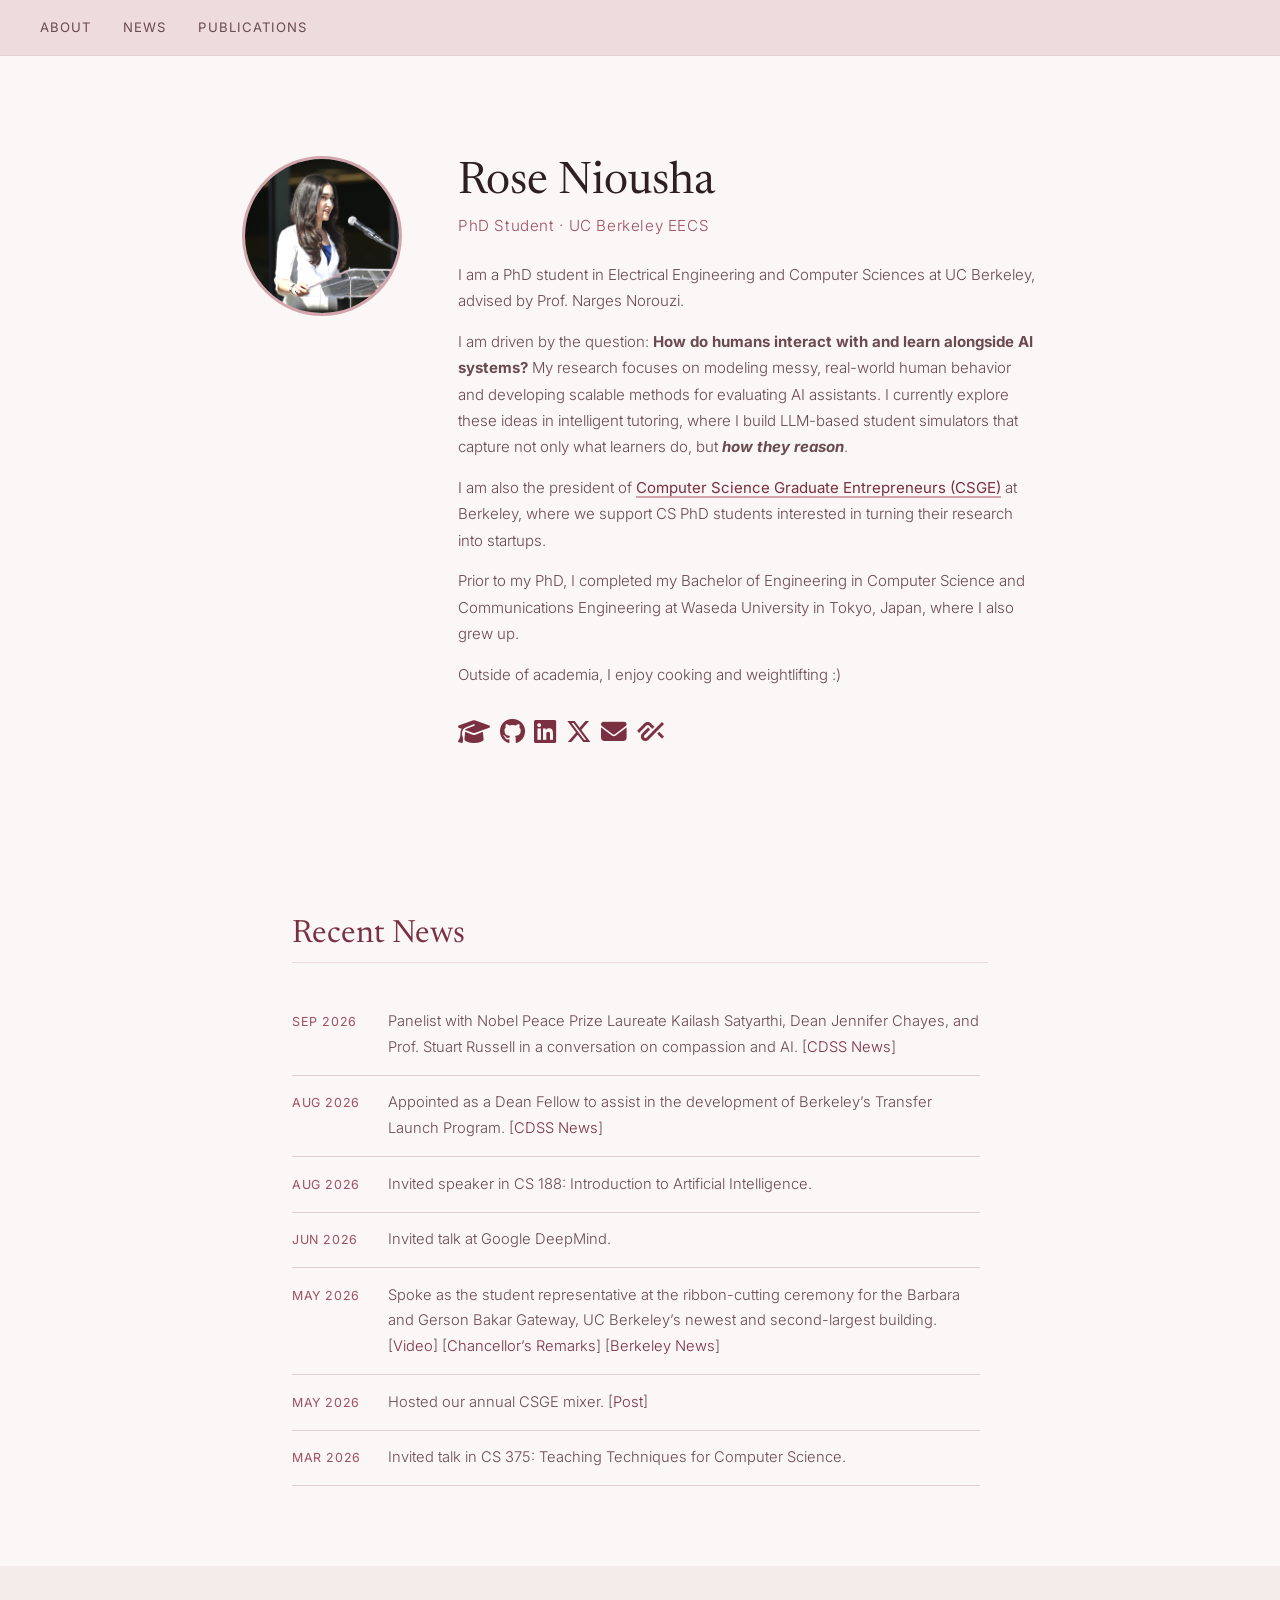
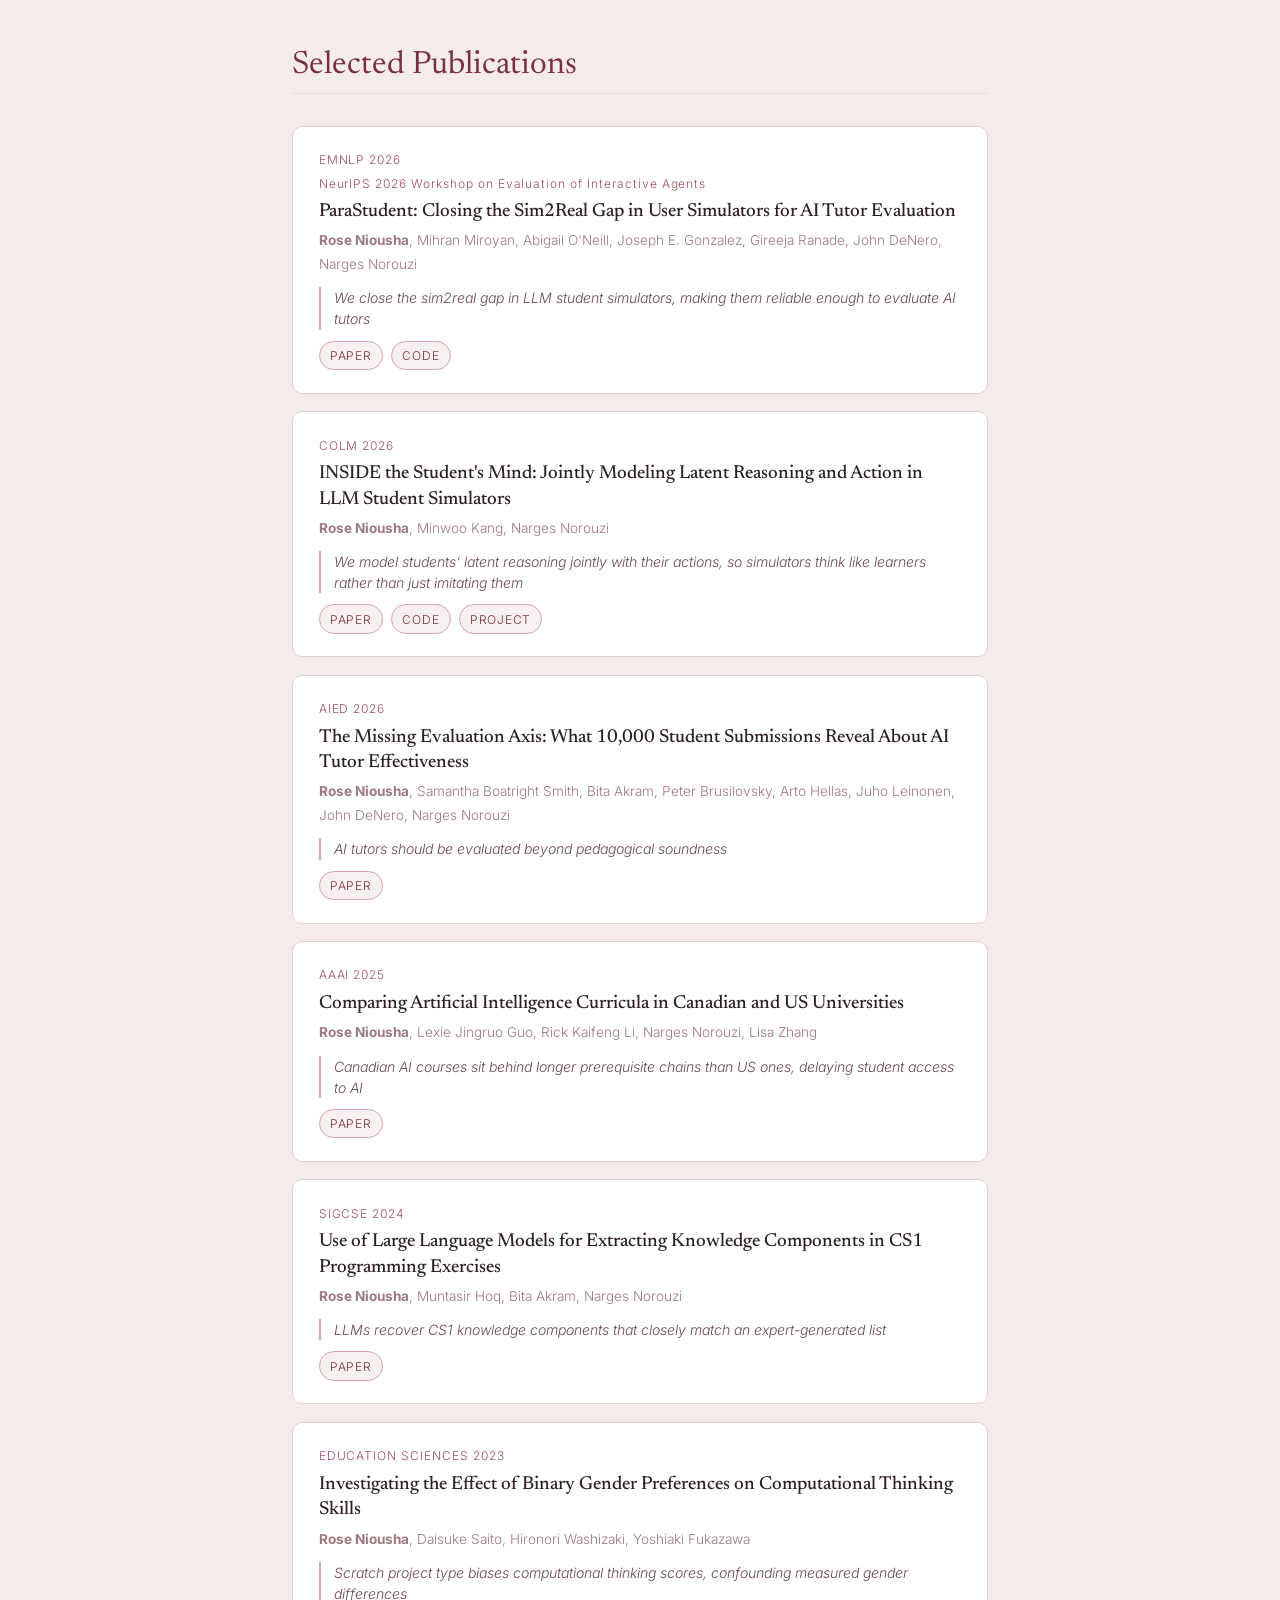
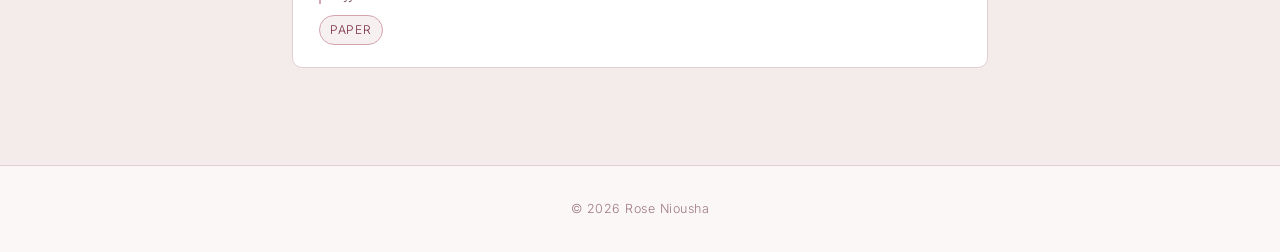
<file: index.html>
<!DOCTYPE html>
<html lang="en">
<head>
  <meta charset="UTF-8" />
  <meta name="viewport" content="width=device-width, initial-scale=1.0" />
  <title>Rose Niousha | UC Berkeley EECS</title>
  <meta name="description" content="Rose Niousha is a UC Berkeley EECS PhD student researching AI-powered intelligent tutoring and LLM student simulation." />
  <link rel="canonical" href="https://rosensh.github.io/" />
  <meta property="og:type" content="website" />
  <meta property="og:title" content="Rose Niousha | UC Berkeley EECS" />
  <meta property="og:description" content="UC Berkeley EECS PhD student researching AI-powered intelligent tutoring and LLM student simulation." />
  <meta property="og:url" content="https://rosensh.github.io/" />
  <meta property="og:image" content="https://rosensh.github.io/profile-optimized.jpg" />
  <meta property="og:image:alt" content="Portrait of Rose Niousha" />
  <meta name="twitter:card" content="summary" />
  <link rel="icon" href="favicon.svg" type="image/svg+xml" />
  <link rel="stylesheet" href="style.css?v=29" />
  <link rel="preconnect" href="https://fonts.googleapis.com" />
  <link rel="preconnect" href="https://fonts.gstatic.com" crossorigin />
  <link href="https://fonts.googleapis.com/css2?family=Newsreader:ital,opsz,wght@0,6..72,300;0,6..72,400;0,6..72,500;0,6..72,600;1,6..72,300;1,6..72,400&amp;family=Inter:wght@300;400;500&amp;display=swap" rel="stylesheet" />
  <link rel="stylesheet" href="https://cdnjs.cloudflare.com/ajax/libs/font-awesome/6.5.0/css/all.min.css" />
</head>
<body>

  <!-- NAV -->
  <nav>
    <ul class="nav-links">
      <li><a href="#about">About</a></li>
      <li><a href="#news">News</a></li>
      <li><a href="#publications">Publications</a></li>
    </ul>
  </nav>

  <!-- HERO / ABOUT -->
  <section id="about">
    <div class="about-inner">
      <div class="about-photo">
        <img src="profile-optimized.jpg" alt="Rose Niousha" class="profile-pic" width="160" height="160" />
      </div>
      <div class="about-text">
        <h1>Rose Niousha</h1>
        <p class="affil">PhD Student &middot; UC Berkeley EECS</p>
        <p class="bio">
          I am a PhD student in Electrical Engineering and Computer Sciences at UC Berkeley, advised by Prof. Narges Norouzi.
        </p>
        <p class="bio">
          I am driven by the question: <strong>How do humans interact with and learn alongside AI systems?</strong> My research focuses on modeling messy, real-world human behavior and developing scalable methods for evaluating AI assistants. I currently explore these ideas in intelligent tutoring, where I build LLM-based student simulators that capture not only what learners do, but <em><strong>how they reason</strong></em>.
        </p>
        <p class="bio">
          I am also the president of <a href="https://csge.berkeley.edu/">Computer Science Graduate Entrepreneurs (CSGE)</a> at Berkeley, where we support CS PhD students interested in turning their research into startups.
        </p>
        <p class="bio">
          Prior to my PhD, I completed my Bachelor of Engineering in Computer Science and Communications Engineering at Waseda University in Tokyo, Japan, where I also grew up.
        </p>
        <p class="bio">
          Outside of academia, I enjoy cooking and weightlifting :)
        </p> 
        <div class="links">
          <a href="https://scholar.google.com/citations?user=33QUAPUAAAAJ&amp;hl=en" title="Google Scholar" aria-label="Google Scholar"><i class="fa-solid fa-graduation-cap" aria-hidden="true"></i></a>
          <a href="https://github.com/rosensh" title="GitHub" aria-label="GitHub"><i class="fa-brands fa-github" aria-hidden="true"></i></a>
          <a href="https://www.linkedin.com/in/rose-niousha/" title="LinkedIn" aria-label="LinkedIn"><i class="fa-brands fa-linkedin" aria-hidden="true"></i></a>
          <a href="https://x.com/rose_niousha" title="Twitter / X" aria-label="Twitter / X"><i class="fa-brands fa-x-twitter" aria-hidden="true"></i></a>
          <a href="mailto:rose.n@berkeley.edu" title="Email" aria-label="Email"><i class="fa-solid fa-envelope" aria-hidden="true"></i></a>
          <a href="https://www.alphaxiv.org/@rose-niousha" title="alphaXiv" aria-label="alphaXiv"><span class="icon-alphaxiv" aria-hidden="true"></span></a>
        </div>
      </div>
    </div>
  </section>

  <!-- NEWS -->
  <section id="news">
    <div class="section-inner">
      <h2>Recent News</h2>
      <ul class="news-list">
        <li>
          <span class="news-date">Sep 2026</span>
          <span class="news-item">Panelist with Nobel Peace Prize Laureate Kailash Satyarthi, Dean Jennifer Chayes, and Prof. Stuart Russell in a conversation on compassion and AI. [<a href="https://cdss.berkeley.edu/news/nobel-peace-prize-laureate-kailash-satyarthi-asks-students-embed-compassion-ai">CDSS News</a>]</span>
        </li>
        <li>
          <span class="news-date">Aug 2026</span>
          <span class="news-item">Appointed as a Dean Fellow to assist in the development of Berkeley&rsquo;s Transfer Launch Program. [<a href="https://cdss.berkeley.edu/news/transfer-students-prepare-their-uc-berkeley-launch-fall">CDSS News</a>]</span>
        </li>
        <li>
          <span class="news-date">Aug 2026</span>
          <span class="news-item">Invited speaker in CS 188: Introduction to Artificial Intelligence.</span>
        </li>
        <li>
          <span class="news-date">Jun 2026</span>
          <span class="news-item">Invited talk at Google DeepMind.</span>
        </li>
        <li>
          <span class="news-date">May 2026</span>
          <span class="news-item">Spoke as the student representative at the ribbon-cutting ceremony for the Barbara and Gerson Bakar Gateway, UC Berkeley&rsquo;s newest and second-largest building. [<a href="https://www.linkedin.com/posts/rose-niousha_ucberkeley-gateway-activity-7461206768581316608-B1jR">Video</a>] [<a href="https://chancellor.berkeley.edu/news/which-way-do-we-go">Chancellor&rsquo;s Remarks</a>] [<a href="https://news.berkeley.edu/2026/05/13/new-gateway-building-creates-dedicated-campus-hub-for-ai-computing/">Berkeley News</a>]</span>
        </li>
        <li>
          <span class="news-date">May 2026</span>
          <span class="news-item">Hosted our annual CSGE mixer. [<a href="https://www.linkedin.com/feed/update/urn:li:activity:7462178732544274434">Post</a>]</span>
        </li>
        <li>
          <span class="news-date">Mar 2026</span>
          <span class="news-item">Invited talk in CS 375: Teaching Techniques for Computer Science.</span>
        </li>
      </ul>
    </div>
  </section>

  <!-- PUBLICATIONS -->
  <section id="publications">
    <div class="section-inner">
      <h2>Selected Publications</h2>

      <div class="pub-card">
        <div class="pub-venue">EMNLP 2026<span class="pub-venue-sub">NeurIPS 2026 Workshop on Evaluation of Interactive Agents</span></div>
        <div class="pub-title">ParaStudent: Closing the Sim2Real Gap in User Simulators for AI Tutor Evaluation</div>
        <div class="pub-authors"><strong>Rose Niousha</strong>, Mihran Miroyan, Abigail O'Neill, Joseph E. Gonzalez, Gireeja Ranade, John DeNero, Narges Norouzi</div>
        <blockquote class="pub-tldr">We close the sim2real gap in LLM student simulators, making them reliable enough to evaluate AI tutors</blockquote>
        <div class="pub-links">
          <a href="https://arxiv.org/abs/2507.12674">Paper</a>
          <a href="https://github.com/mmiroyan/ParaStudent">Code</a>
        </div>
      </div>

      <div class="pub-card">
        <div class="pub-venue">COLM 2026</div>
        <div class="pub-title">INSIDE the Student's Mind: Jointly Modeling Latent Reasoning and Action in LLM Student Simulators</div>
        <div class="pub-authors"><strong>Rose Niousha</strong>, Minwoo Kang, Narges Norouzi</div>
        <blockquote class="pub-tldr">We model students' latent reasoning jointly with their actions, so simulators think like learners rather than just imitating them</blockquote>
        <div class="pub-links">
          <a href="https://arxiv.org/abs/2608.10492">Paper</a>
          <a href="https://github.com/rosensh/inside">Code</a>
          <a href="inside/">Project</a>
        </div>
      </div>

      <div class="pub-card">
        <div class="pub-venue">AIED 2026</div>
        <div class="pub-title">The Missing Evaluation Axis: What 10,000 Student Submissions Reveal About AI Tutor Effectiveness</div>
        <div class="pub-authors"><strong>Rose Niousha</strong>, Samantha Boatright Smith, Bita Akram, Peter Brusilovsky, Arto Hellas, Juho Leinonen, John DeNero, Narges Norouzi</div>
        <blockquote class="pub-tldr">AI tutors should be evaluated beyond pedagogical soundness</blockquote>
        <div class="pub-links">
          <a href="https://arxiv.org/abs/2605.05648">Paper</a>
        </div>
      </div>
      
      <div class="pub-card">
        <div class="pub-venue">AAAI 2025</div>
        <div class="pub-title">Comparing Artificial Intelligence Curricula in Canadian and US Universities</div>
        <div class="pub-authors"><strong>Rose Niousha</strong>, Lexie Jingruo Guo, Rick Kaifeng Li, Narges Norouzi, Lisa Zhang</div>
        <blockquote class="pub-tldr">Canadian AI courses sit behind longer prerequisite chains than US ones, delaying student access to AI</blockquote>
        <div class="pub-links">
          <a href="https://dl.acm.org/doi/10.1609/aaai.v39i28.35176">Paper</a>
        </div>
      </div>

      <div class="pub-card">
        <div class="pub-venue">SIGCSE 2024</div>
        <div class="pub-title">Use of Large Language Models for Extracting Knowledge Components in CS1 Programming Exercises</div>
        <div class="pub-authors"><strong>Rose Niousha</strong>, Muntasir Hoq, Bita Akram, Narges Norouzi</div>
        <blockquote class="pub-tldr">LLMs recover CS1 knowledge components that closely match an expert-generated list</blockquote>
        <div class="pub-links">
          <a href="https://dl.acm.org/doi/abs/10.1145/3626253.3635592">Paper</a>
        </div>
      </div>

      <div class="pub-card">
        <div class="pub-venue">Education Sciences 2023</div>
        <div class="pub-title">Investigating the Effect of Binary Gender Preferences on Computational Thinking Skills</div>
        <div class="pub-authors"><strong>Rose Niousha</strong>, Daisuke Saito, Hironori Washizaki, Yoshiaki Fukazawa</div>
        <blockquote class="pub-tldr">Scratch project type biases computational thinking scores, confounding measured gender differences</blockquote>
        <div class="pub-links">
          <a href="https://www.mdpi.com/2227-7102/13/5/433">Paper</a>
        </div>
      </div>

    </div>
  </section>

  <!-- CONTACT -->
  <!--
  <section id="contact">
    <div class="section-inner contact-inner">
      <h2>Contact</h2>
      <p>
        I'm always happy to chat about research, collaborations, or anything else.
        The best way to reach me is by email.
      </p>
      <p class="email">
        <a href="mailto:rose.n@berkeley.edu">rose@berkeley.edu</a>
      </p>
    </div>
  </section>
  -->

  <footer>
    <p>&copy; 2026 Rose Niousha</p>
  </footer>

</body>
</html>

<!-- python3 -m http.server 8000 -->
</file>
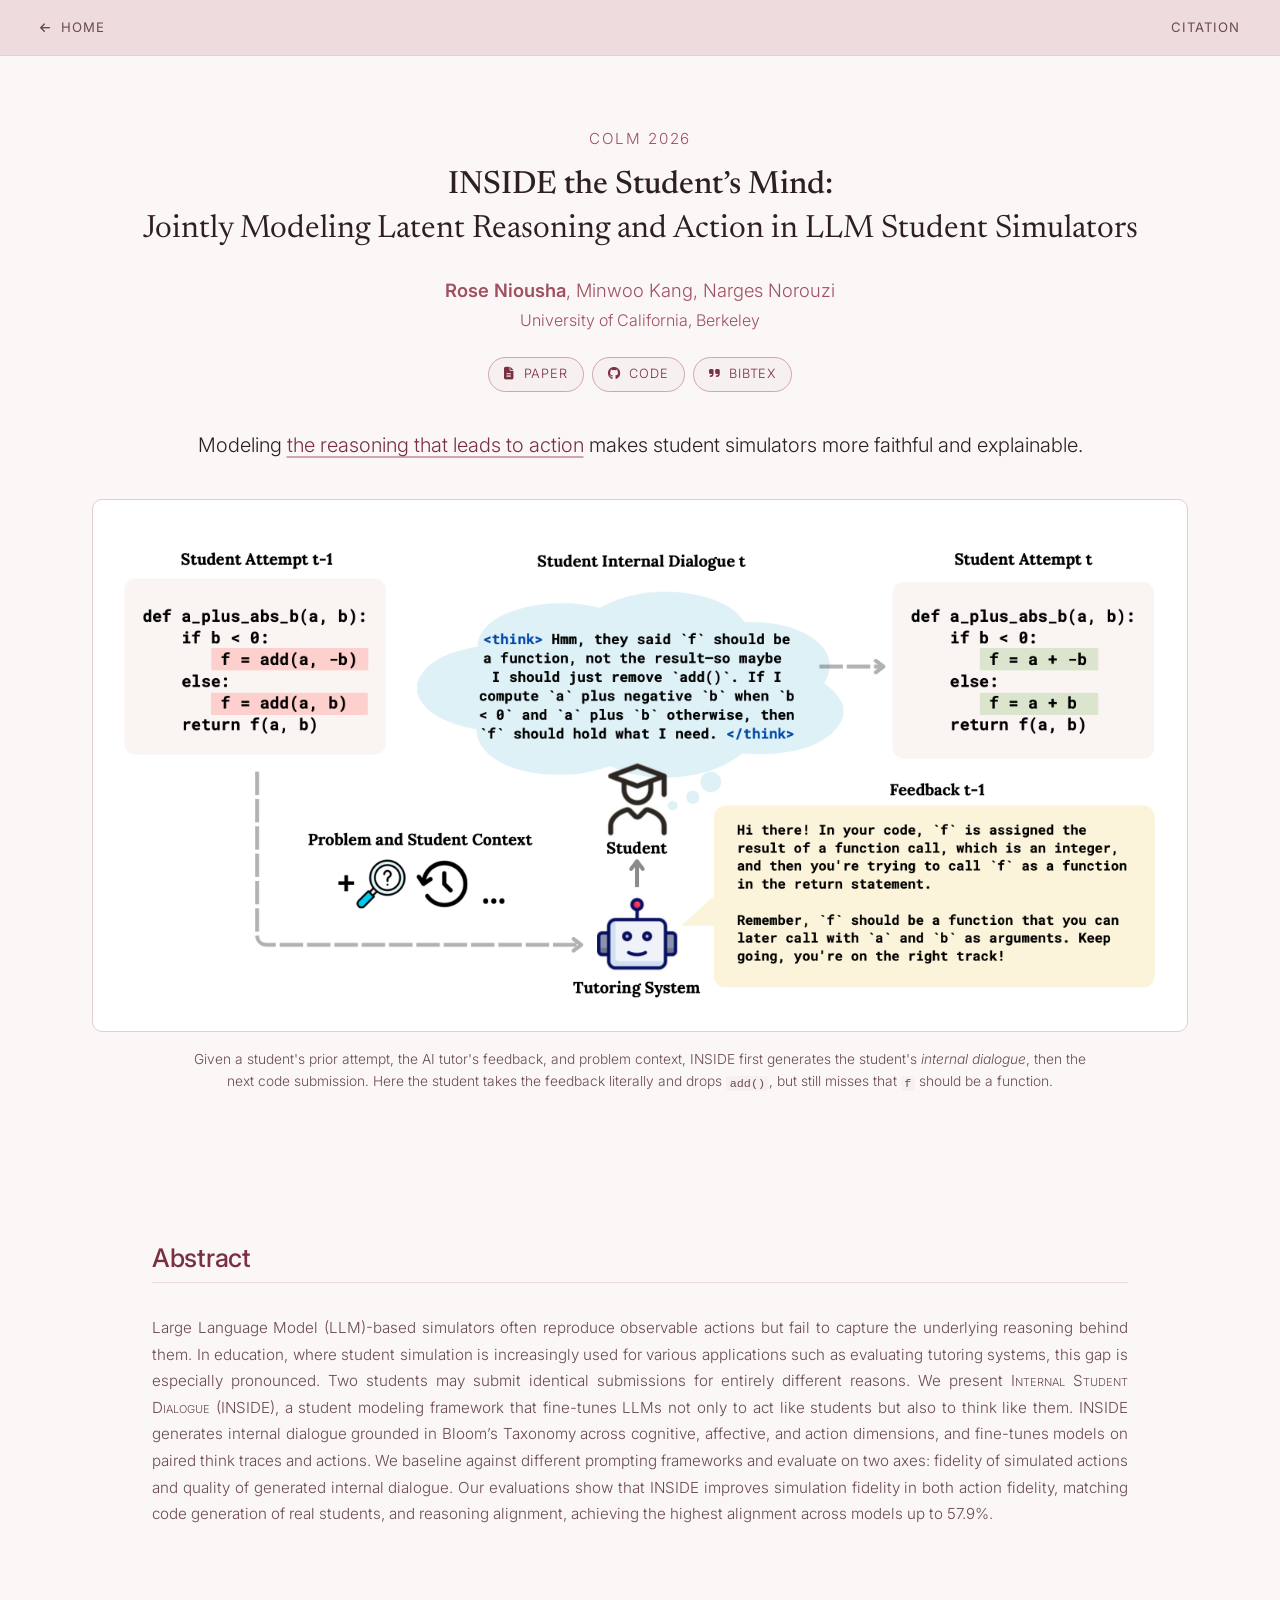
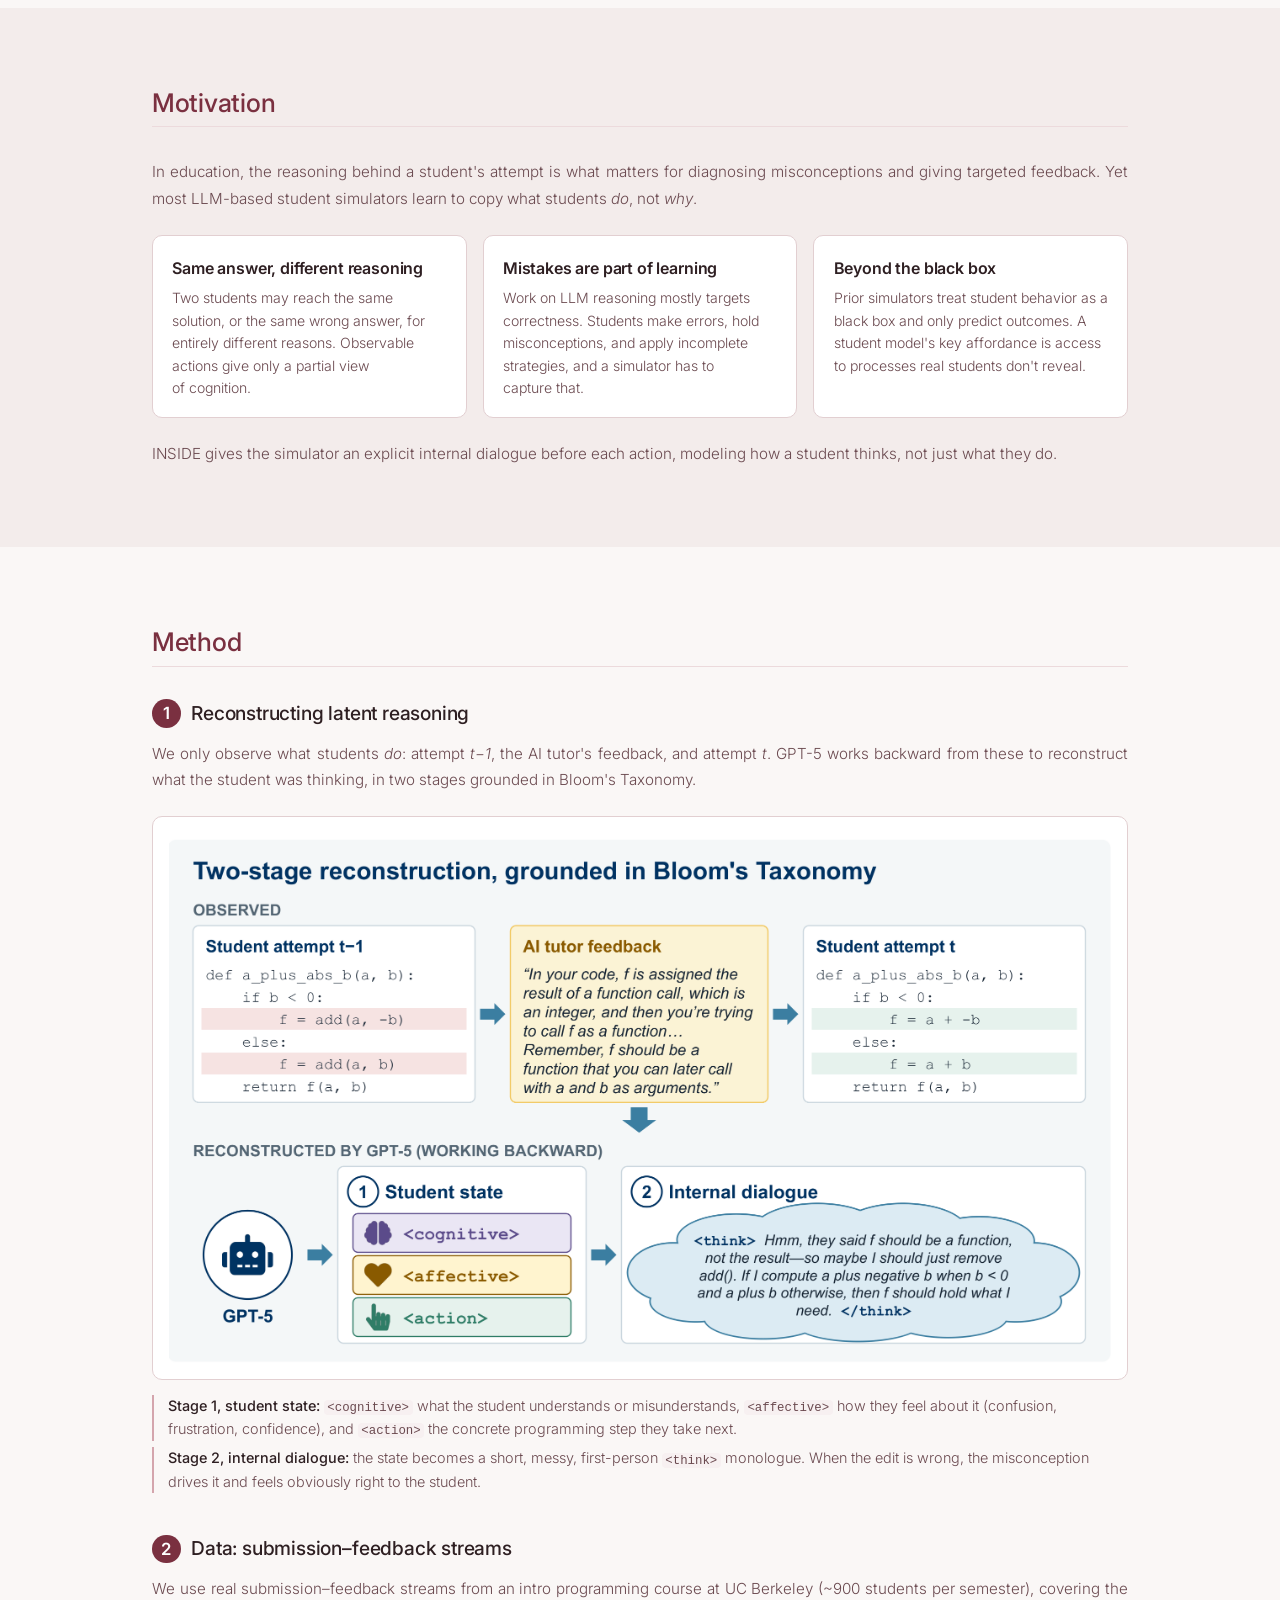
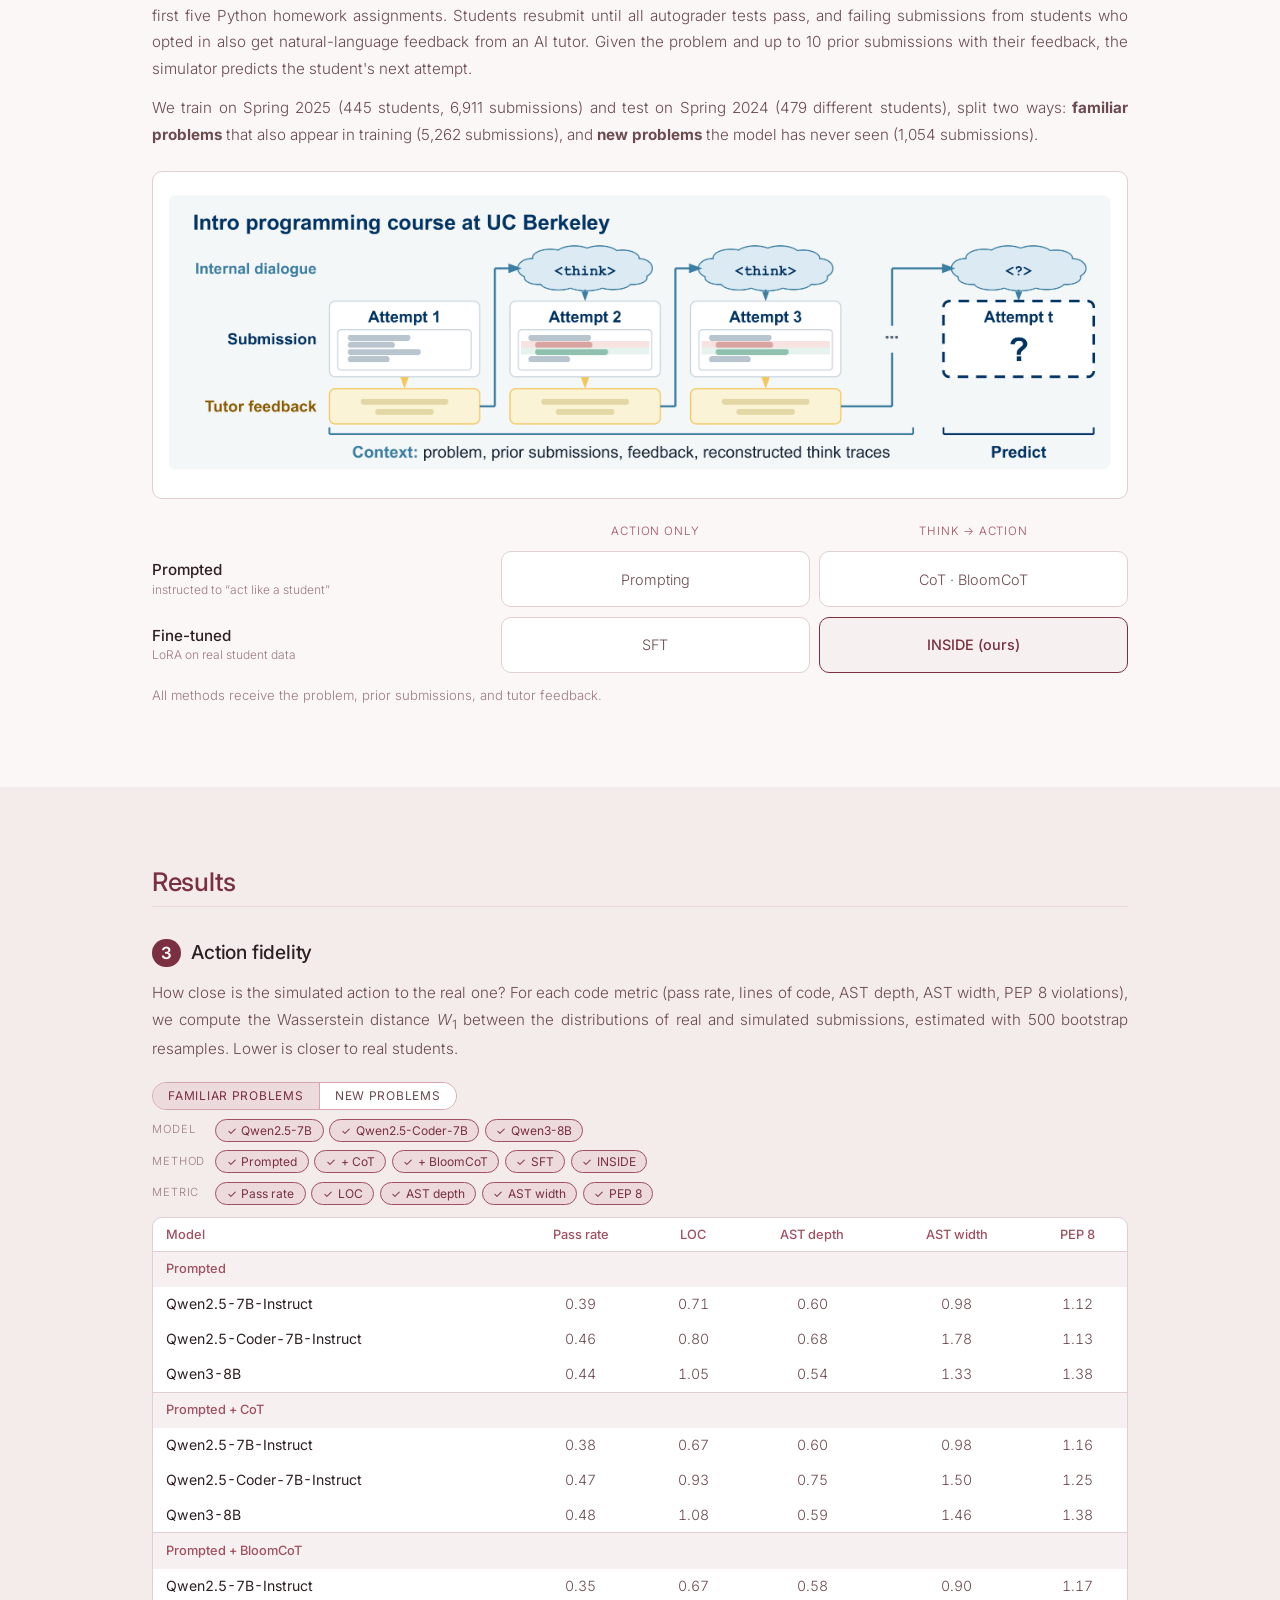
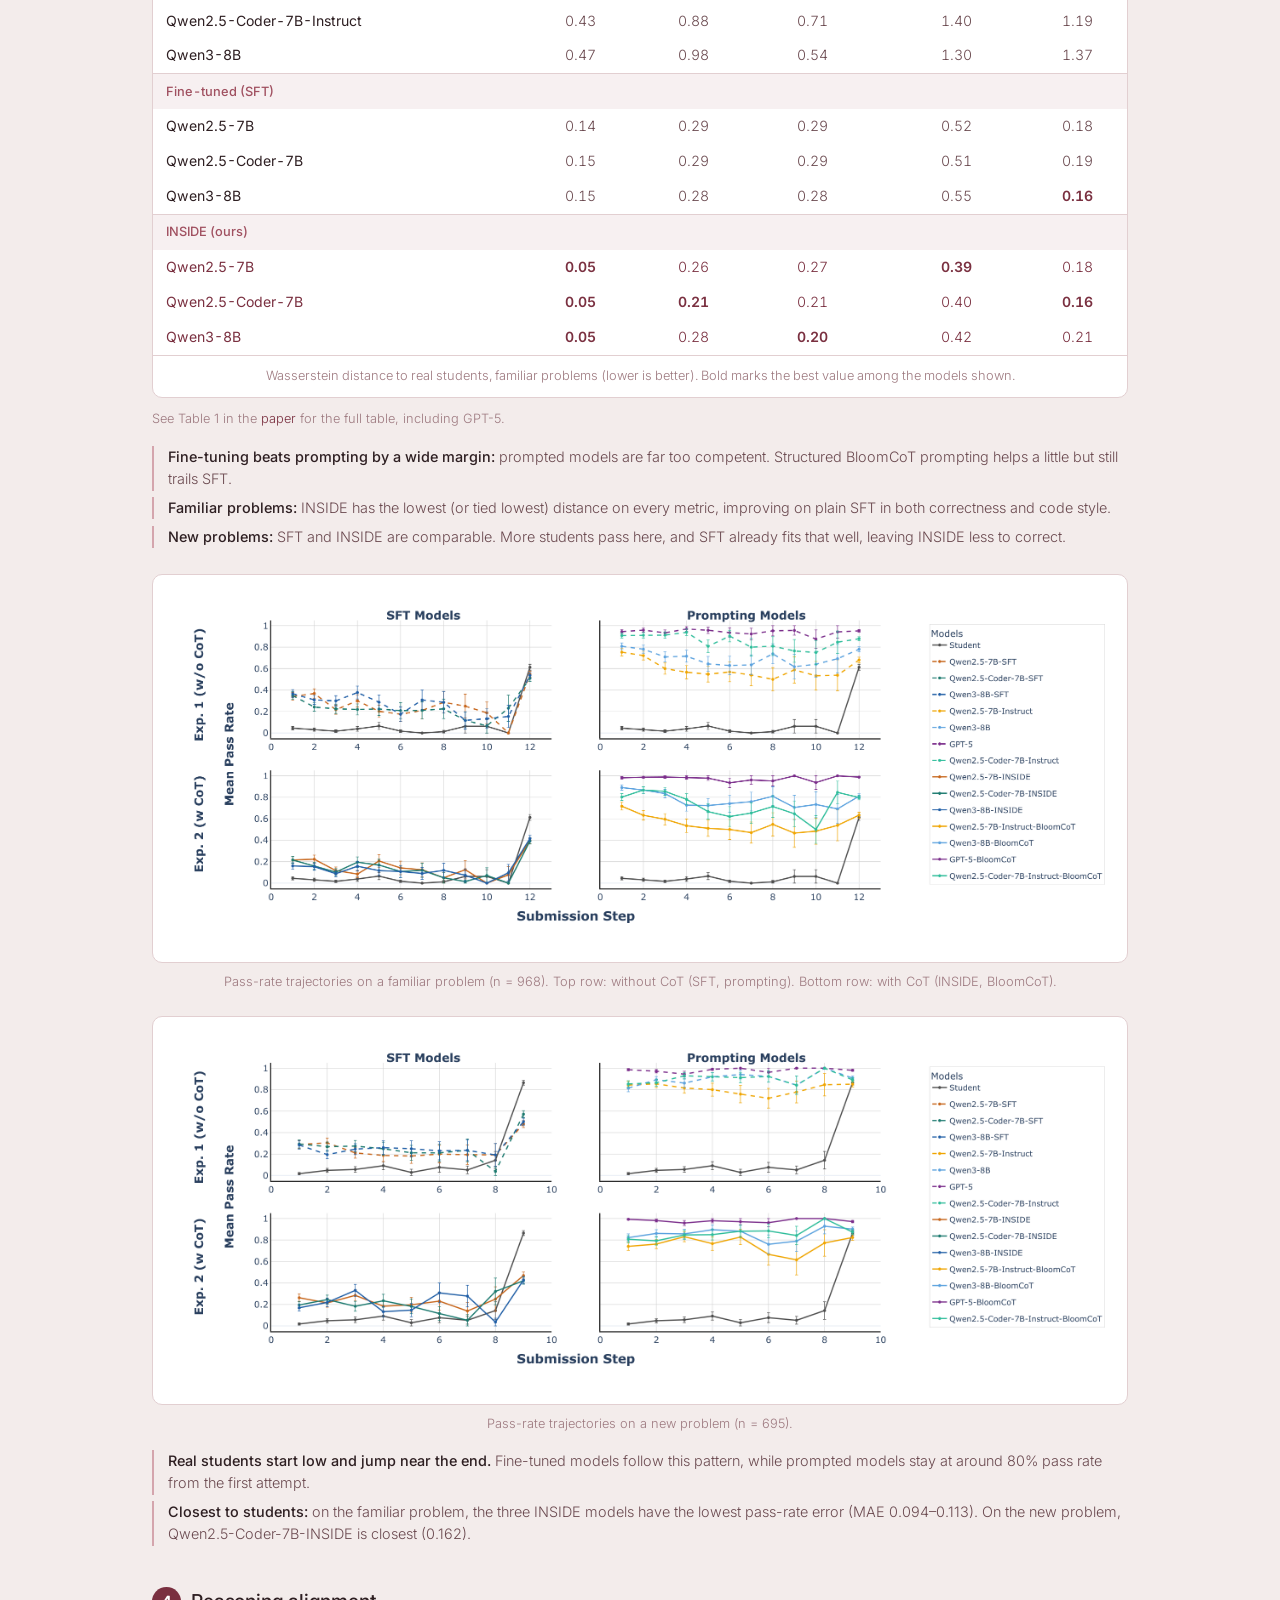
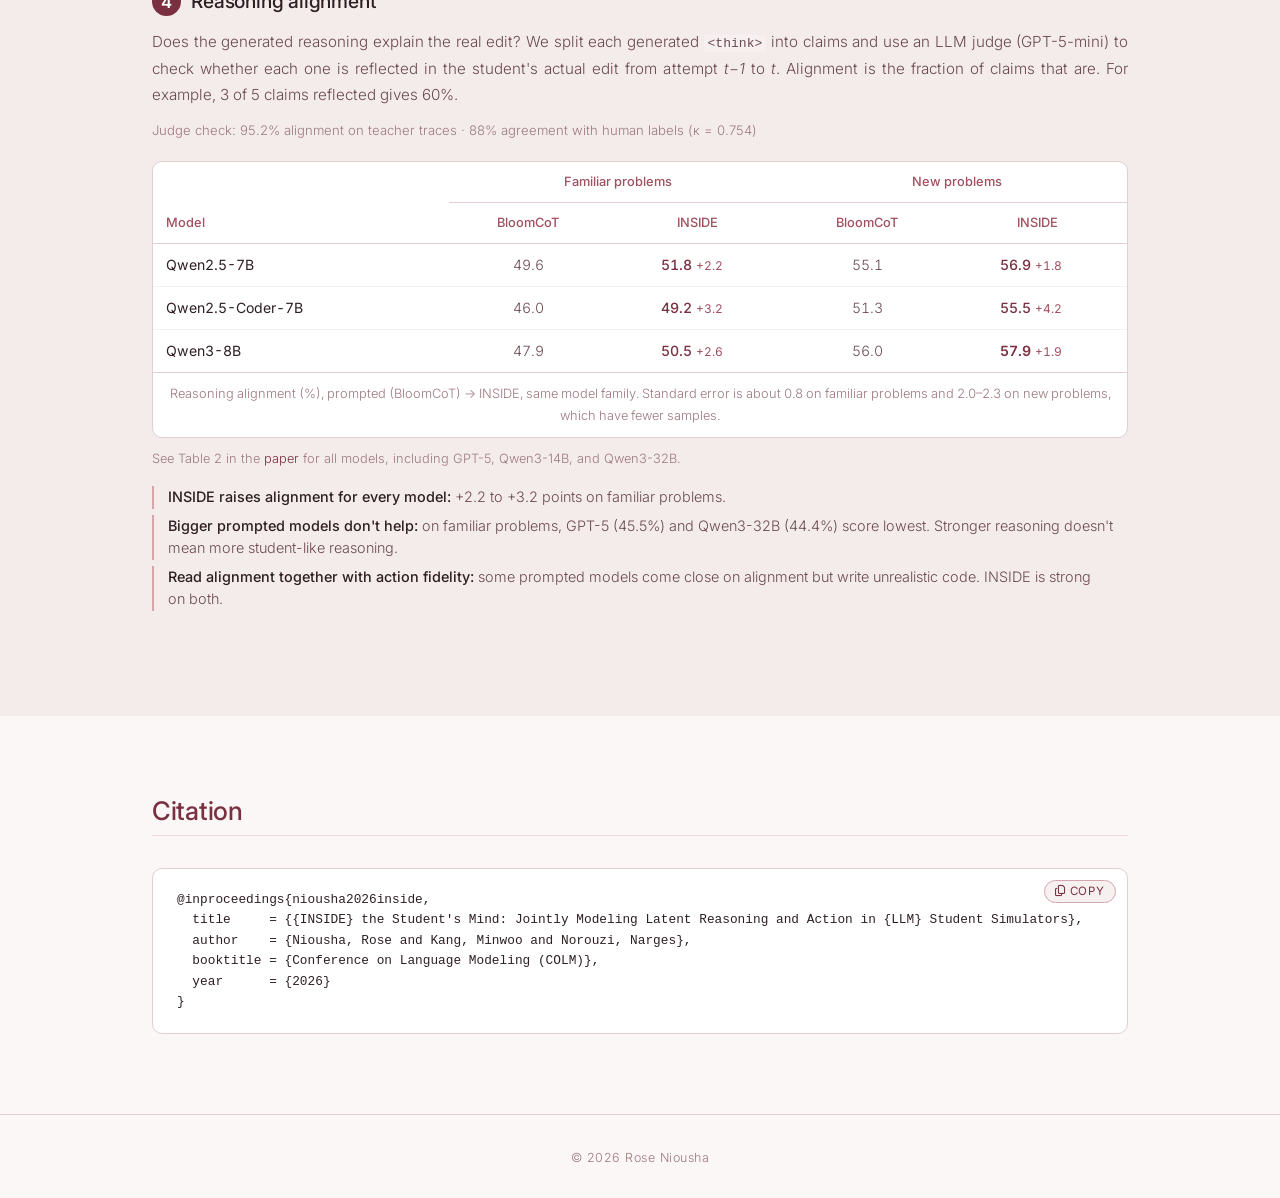
<file: inside/index.html>
<!DOCTYPE html>
<html lang="en">
<head>
  <meta charset="UTF-8" />
  <meta name="viewport" content="width=device-width, initial-scale=1.0" />
  <title>INSIDE the Student's Mind | COLM 2026</title>
  <meta name="description" content="INSIDE fine-tunes LLM student simulators to generate internal dialogue grounded in Bloom's Taxonomy before acting, so they model not only what students do but the reasoning that leads to it." />
  <link rel="canonical" href="https://rosensh.github.io/inside/" />
  <meta property="og:type" content="website" />
  <meta property="og:title" content="INSIDE the Student's Mind | COLM 2026" />
  <meta property="og:description" content="Modeling the reasoning that leads to action makes student simulators more faithful and explainable." />
  <meta property="og:url" content="https://rosensh.github.io/inside/" />
  <meta property="og:image" content="https://rosensh.github.io/inside/teaser.png" />
  <meta property="og:image:alt" content="INSIDE overview: a student's prior attempt and tutor feedback are turned into an internal dialogue, which conditions the next code submission" />
  <meta name="twitter:card" content="summary_large_image" />
  <link rel="icon" href="../favicon.svg" type="image/svg+xml" />
  <link rel="stylesheet" href="../style.css?v=29" />
  <link rel="preconnect" href="https://fonts.googleapis.com" />
  <link rel="preconnect" href="https://fonts.gstatic.com" crossorigin />
  <link href="https://fonts.googleapis.com/css2?family=Newsreader:ital,opsz,wght@0,6..72,300;0,6..72,400;0,6..72,500;0,6..72,600;1,6..72,300;1,6..72,400&amp;family=Inter:wght@300;400;500;600&amp;display=swap" rel="stylesheet" />
  <link rel="stylesheet" href="https://cdnjs.cloudflare.com/ajax/libs/font-awesome/6.5.0/css/all.min.css" />
</head>
<body class="project-page">

  <!-- NAV -->
  <nav>
    <a href="../" class="nav-home"><i class="fa-solid fa-arrow-left" aria-hidden="true"></i> Home</a>
    <ul class="nav-links">
      <li><a href="#citation">Citation</a></li>
    </ul>
  </nav>

  <!-- HEADER -->
  <header class="project-header">
    <div class="project-venue">COLM 2026</div>
    <h1 class="project-title">INSIDE the Student&rsquo;s Mind:</h1>
    <p class="project-subtitle">Jointly Modeling Latent Reasoning and Action in LLM Student Simulators</p>
    <p class="project-authors">
      <strong>Rose Niousha</strong>, Minwoo Kang, Narges Norouzi
    </p>
    <p class="project-affil">University of California, Berkeley</p>
    <div class="pub-links project-links">
      <a href="https://arxiv.org/abs/2608.10492"><i class="fa-solid fa-file-lines" aria-hidden="true"></i> Paper</a>
      <a href="https://github.com/rosensh/inside"><i class="fa-brands fa-github" aria-hidden="true"></i> Code</a>
      <a href="#citation"><i class="fa-solid fa-quote-right" aria-hidden="true"></i> BibTeX</a>
    </div>
  </header>

  <p class="project-tagline">
    Modeling <em>the reasoning that leads to action</em> makes student simulators more faithful and explainable.
  </p>

  <!-- TEASER -->
  <figure class="project-figure">
    <img src="teaser.png" alt="INSIDE overview: a student's prior attempt and tutor feedback are turned into an internal dialogue, which conditions the next code submission" width="2734" height="1276" />
    <figcaption>
      Given a student's prior attempt, the AI tutor's feedback, and problem context, INSIDE first generates the
      student's <em>internal dialogue</em>, then the next code submission. Here the student takes the feedback
      literally and drops <code>add()</code>, but still misses that <code>f</code> should be a function.
    </figcaption>
  </figure>

  <!-- ABSTRACT -->
  <section id="abstract">
    <div class="section-inner">
      <h2>Abstract</h2>
      <p class="project-text">
        Large Language Model (LLM)-based simulators often reproduce observable actions but fail to capture the
        underlying reasoning behind them. In education, where student simulation is increasingly used for various
        applications such as evaluating tutoring systems, this gap is especially pronounced. Two students may submit
        identical submissions for entirely different reasons. We present <span class="small-caps">Internal Student Dialogue</span>
        (INSIDE), a student modeling framework that fine-tunes LLMs not only to act like students but also to
        think like them. INSIDE generates internal dialogue grounded in Bloom&rsquo;s Taxonomy across cognitive, affective,
        and action dimensions, and fine-tunes models on paired think traces and actions. We baseline against different
        prompting frameworks and evaluate on two axes: fidelity of simulated actions and quality of generated internal
        dialogue. Our evaluations show that INSIDE improves simulation fidelity in both action fidelity, matching code
        generation of real students, and reasoning alignment, achieving the highest alignment across models up to 57.9%.
      </p>
    </div>
  </section>

  <!-- MOTIVATION -->
  <section id="motivation">
    <div class="section-inner">
      <h2>Motivation</h2>
      <p class="project-text">
        In education, the reasoning behind a student's attempt is what matters for diagnosing misconceptions and
        giving targeted feedback. Yet most LLM-based student simulators learn to copy what students <em>do</em>,
        not <em>why</em>.
      </p>
      <div class="motivation-grid">
        <div class="motivation-card">
          <h4>Same answer, different reasoning</h4>
          <p>Two students may reach the same solution, or the same wrong answer, for entirely different reasons. Observable actions give only a partial view of cognition.</p>
        </div>
        <div class="motivation-card">
          <h4>Mistakes are part of learning</h4>
          <p>Work on LLM reasoning mostly targets correctness. Students make errors, hold misconceptions, and apply incomplete strategies, and a simulator has to capture that.</p>
        </div>
        <div class="motivation-card">
          <h4>Beyond the black box</h4>
          <p>Prior simulators treat student behavior as a black box and only predict outcomes. A student model's key affordance is access to processes real students don't reveal.</p>
        </div>
      </div>
      <p class="project-text">
        INSIDE gives the simulator an explicit internal dialogue before each action, modeling how a student
        thinks, not just what they do.
      </p>
    </div>
  </section>

  <!-- METHOD -->
  <section id="method">
    <div class="section-inner">
      <h2>Method</h2>

      <h3 class="sub-head"><span class="sub-num">1</span> Reconstructing latent reasoning</h3>
      <p class="project-text">
        We only observe what students <em>do</em>: attempt <em>t&minus;1</em>, the AI tutor's feedback, and attempt
        <em>t</em>. GPT-5 works backward from these to reconstruct what the student was thinking, in two stages
        grounded in Bloom's Taxonomy.
      </p>
      <figure class="result-figure">
        <img src="reconstruction.png" alt="Two-stage reconstruction grounded in Bloom's Taxonomy. Observed: student attempt t-1 calls add(a, -b) and add(a, b); the AI tutor explains that f is assigned an integer but should be a function; attempt t replaces the calls with a + -b and a + b. Reconstructed by GPT-5 working backward: stage 1 infers the student state as cognitive, affective, and action tags; stage 2 writes the internal dialogue: Hmm, they said f should be a function, not the result, so maybe I should just remove add()." width="2238" height="1259" loading="lazy" />
      </figure>
      <ul class="takeaways">
        <li><strong>Stage 1, student state:</strong> <code>&lt;cognitive&gt;</code> what the student understands or misunderstands, <code>&lt;affective&gt;</code> how they feel about it (confusion, frustration, confidence), and <code>&lt;action&gt;</code> the concrete programming step they take next.</li>
        <li><strong>Stage 2, internal dialogue:</strong> the state becomes a short, messy, first-person <code>&lt;think&gt;</code> monologue. When the edit is wrong, the misconception drives it and feels obviously right to the student.</li>
      </ul>

      <h3 class="sub-head"><span class="sub-num">2</span> Data: submission&ndash;feedback streams</h3>
      <p class="project-text">
        We use real submission&ndash;feedback streams from an intro programming course at UC Berkeley (~900 students
        per semester), covering the first five Python homework assignments. Students resubmit until all autograder
        tests pass, and failing submissions from students who opted in also get natural-language feedback from an AI
        tutor. Given the problem and up to 10 prior submissions with their feedback, the simulator predicts the
        student's next attempt.
      </p>
      <p class="project-text">
        We train on Spring 2025 (445 students, 6,911 submissions) and test on Spring 2024 (479 different students),
        split two ways: <strong>familiar problems</strong> that also appear in training (5,262 submissions), and
        <strong>new problems</strong> the model has never seen (1,054 submissions).
      </p>
      <figure class="result-figure">
        <img src="data.png" alt="Submission-feedback stream from an intro programming course at UC Berkeley. Attempts 1, 2, and 3 each receive tutor feedback, and each later attempt is preceded by a reconstructed think trace. Given this context of problem, prior submissions, feedback, and think traces, the model predicts the internal dialogue and attempt t." width="2238" height="699" loading="lazy" />
      </figure>

      <div class="methods-grid" role="table" aria-label="Methods compared">
        <div role="row" class="methods-row methods-head">
          <div role="columnheader"></div>
          <div role="columnheader">Action only</div>
          <div role="columnheader">Think &rarr; action</div>
        </div>
        <div role="row" class="methods-row">
          <div role="rowheader" class="methods-group">
            Prompted
            <span>instructed to &ldquo;act like a student&rdquo;</span>
          </div>
          <div role="cell" class="method">Prompting</div>
          <div role="cell" class="method">CoT &middot; BloomCoT</div>
        </div>
        <div role="row" class="methods-row">
          <div role="rowheader" class="methods-group">
            Fine-tuned
            <span>LoRA on real student data</span>
          </div>
          <div role="cell" class="method">SFT</div>
          <div role="cell" class="method method-ours">INSIDE (ours)</div>
        </div>
      </div>
      <p class="methods-note">All methods receive the problem, prior submissions, and tutor feedback.</p>
    </div>
  </section>

  <!-- RESULTS -->
  <section id="results">
    <div class="section-inner">
      <h2>Results</h2>

      <h3 class="sub-head"><span class="sub-num">3</span> Action fidelity</h3>
      <p class="project-text">
        How close is the simulated action to the real one? For each code metric (pass rate, lines of code, AST
        depth, AST width, PEP&nbsp;8 violations), we compute the Wasserstein distance <em>W</em><sub>1</sub> between
        the distributions of real and simulated submissions, estimated with 500 bootstrap resamples. Lower is closer
        to real students.
      </p>
      <div class="table-filters">
        <div class="split-toggle" role="group" aria-label="Test split">
          <button type="button" data-target="op" aria-pressed="true">Familiar problems</button>
          <button type="button" data-target="np" aria-pressed="false">New problems</button>
        </div>
        <div class="filter-row" role="group" aria-label="Filter by model" hidden>
          <span class="filter-label">Model</span>
          <button type="button" class="chip" data-filter="model" data-value="q25" aria-pressed="true">Qwen2.5-7B</button>
          <button type="button" class="chip" data-filter="model" data-value="q25c" aria-pressed="true">Qwen2.5-Coder-7B</button>
          <button type="button" class="chip" data-filter="model" data-value="q3" aria-pressed="true">Qwen3-8B</button>
        </div>
        <div class="filter-row" role="group" aria-label="Filter by method" hidden>
          <span class="filter-label">Method</span>
          <button type="button" class="chip" data-filter="method" data-value="prompt" aria-pressed="true">Prompted</button>
          <button type="button" class="chip" data-filter="method" data-value="cot" aria-pressed="true">+ CoT</button>
          <button type="button" class="chip" data-filter="method" data-value="bloom" aria-pressed="true">+ BloomCoT</button>
          <button type="button" class="chip" data-filter="method" data-value="sft" aria-pressed="true">SFT</button>
          <button type="button" class="chip" data-filter="method" data-value="inside" aria-pressed="true">INSIDE</button>
        </div>
        <div class="filter-row" role="group" aria-label="Filter by metric" hidden>
          <span class="filter-label">Metric</span>
          <button type="button" class="chip" data-filter="col" data-value="0" aria-pressed="true">Pass rate</button>
          <button type="button" class="chip" data-filter="col" data-value="1" aria-pressed="true">LOC</button>
          <button type="button" class="chip" data-filter="col" data-value="2" aria-pressed="true">AST depth</button>
          <button type="button" class="chip" data-filter="col" data-value="3" aria-pressed="true">AST width</button>
          <button type="button" class="chip" data-filter="col" data-value="4" aria-pressed="true">PEP 8</button>
          <button type="button" class="chip-reset" hidden>Reset</button>
        </div>
      </div>
      <div class="table-wrap fidelity-panel" id="fid-op" data-split="op">
        <table class="align-table fidelity-table">
          <caption>Wasserstein distance to real students, familiar problems (lower is better). Bold marks the best value among the models shown.</caption>
          <thead>
            <tr><th scope="col">Model</th><th scope="col" data-col="0">Pass rate</th><th scope="col" data-col="1">LOC</th><th scope="col" data-col="2">AST depth</th><th scope="col" data-col="3">AST width</th><th scope="col" data-col="4">PEP 8</th></tr>
          </thead>
          <tbody data-method="prompt">
            <tr class="group-row"><th scope="rowgroup" colspan="6">Prompted</th></tr>
            <tr data-model="q25"><th scope="row">Qwen2.5-7B-Instruct</th><td data-col="0" data-v="0.39">0.39</td><td data-col="1" data-v="0.71">0.71</td><td data-col="2" data-v="0.60">0.60</td><td data-col="3" data-v="0.98">0.98</td><td data-col="4" data-v="1.12">1.12</td></tr>
            <tr data-model="q25c"><th scope="row">Qwen2.5-Coder-7B-Instruct</th><td data-col="0" data-v="0.46">0.46</td><td data-col="1" data-v="0.80">0.80</td><td data-col="2" data-v="0.68">0.68</td><td data-col="3" data-v="1.78">1.78</td><td data-col="4" data-v="1.13">1.13</td></tr>
            <tr data-model="q3"><th scope="row">Qwen3-8B</th><td data-col="0" data-v="0.44">0.44</td><td data-col="1" data-v="1.05">1.05</td><td data-col="2" data-v="0.54">0.54</td><td data-col="3" data-v="1.33">1.33</td><td data-col="4" data-v="1.38">1.38</td></tr>
          </tbody>
          <tbody data-method="cot">
            <tr class="group-row"><th scope="rowgroup" colspan="6">Prompted + CoT</th></tr>
            <tr data-model="q25"><th scope="row">Qwen2.5-7B-Instruct</th><td data-col="0" data-v="0.38">0.38</td><td data-col="1" data-v="0.67">0.67</td><td data-col="2" data-v="0.60">0.60</td><td data-col="3" data-v="0.98">0.98</td><td data-col="4" data-v="1.16">1.16</td></tr>
            <tr data-model="q25c"><th scope="row">Qwen2.5-Coder-7B-Instruct</th><td data-col="0" data-v="0.47">0.47</td><td data-col="1" data-v="0.93">0.93</td><td data-col="2" data-v="0.75">0.75</td><td data-col="3" data-v="1.50">1.50</td><td data-col="4" data-v="1.25">1.25</td></tr>
            <tr data-model="q3"><th scope="row">Qwen3-8B</th><td data-col="0" data-v="0.48">0.48</td><td data-col="1" data-v="1.08">1.08</td><td data-col="2" data-v="0.59">0.59</td><td data-col="3" data-v="1.46">1.46</td><td data-col="4" data-v="1.38">1.38</td></tr>
          </tbody>
          <tbody data-method="bloom">
            <tr class="group-row"><th scope="rowgroup" colspan="6">Prompted + BloomCoT</th></tr>
            <tr data-model="q25"><th scope="row">Qwen2.5-7B-Instruct</th><td data-col="0" data-v="0.35">0.35</td><td data-col="1" data-v="0.67">0.67</td><td data-col="2" data-v="0.58">0.58</td><td data-col="3" data-v="0.90">0.90</td><td data-col="4" data-v="1.17">1.17</td></tr>
            <tr data-model="q25c"><th scope="row">Qwen2.5-Coder-7B-Instruct</th><td data-col="0" data-v="0.43">0.43</td><td data-col="1" data-v="0.88">0.88</td><td data-col="2" data-v="0.71">0.71</td><td data-col="3" data-v="1.40">1.40</td><td data-col="4" data-v="1.19">1.19</td></tr>
            <tr data-model="q3"><th scope="row">Qwen3-8B</th><td data-col="0" data-v="0.47">0.47</td><td data-col="1" data-v="0.98">0.98</td><td data-col="2" data-v="0.54">0.54</td><td data-col="3" data-v="1.30">1.30</td><td data-col="4" data-v="1.37">1.37</td></tr>
          </tbody>
          <tbody data-method="sft">
            <tr class="group-row"><th scope="rowgroup" colspan="6">Fine-tuned (SFT)</th></tr>
            <tr data-model="q25"><th scope="row">Qwen2.5-7B</th><td data-col="0" data-v="0.14">0.14</td><td data-col="1" data-v="0.29">0.29</td><td data-col="2" data-v="0.29">0.29</td><td data-col="3" data-v="0.52">0.52</td><td data-col="4" data-v="0.18">0.18</td></tr>
            <tr data-model="q25c"><th scope="row">Qwen2.5-Coder-7B</th><td data-col="0" data-v="0.15">0.15</td><td data-col="1" data-v="0.29">0.29</td><td data-col="2" data-v="0.29">0.29</td><td data-col="3" data-v="0.51">0.51</td><td data-col="4" data-v="0.19">0.19</td></tr>
            <tr data-model="q3"><th scope="row">Qwen3-8B</th><td data-col="0" data-v="0.15">0.15</td><td data-col="1" data-v="0.28">0.28</td><td data-col="2" data-v="0.28">0.28</td><td data-col="3" data-v="0.55">0.55</td><td data-col="4" data-v="0.16"><strong>0.16</strong></td></tr>
          </tbody>
          <tbody class="ours-group" data-method="inside">
            <tr class="group-row"><th scope="rowgroup" colspan="6">INSIDE (ours)</th></tr>
            <tr data-model="q25"><th scope="row">Qwen2.5-7B</th><td data-col="0" data-v="0.05"><strong>0.05</strong></td><td data-col="1" data-v="0.26">0.26</td><td data-col="2" data-v="0.27">0.27</td><td data-col="3" data-v="0.39"><strong>0.39</strong></td><td data-col="4" data-v="0.18">0.18</td></tr>
            <tr data-model="q25c"><th scope="row">Qwen2.5-Coder-7B</th><td data-col="0" data-v="0.05"><strong>0.05</strong></td><td data-col="1" data-v="0.21"><strong>0.21</strong></td><td data-col="2" data-v="0.21">0.21</td><td data-col="3" data-v="0.40">0.40</td><td data-col="4" data-v="0.16"><strong>0.16</strong></td></tr>
            <tr data-model="q3"><th scope="row">Qwen3-8B</th><td data-col="0" data-v="0.05"><strong>0.05</strong></td><td data-col="1" data-v="0.28">0.28</td><td data-col="2" data-v="0.20"><strong>0.20</strong></td><td data-col="3" data-v="0.42">0.42</td><td data-col="4" data-v="0.21">0.21</td></tr>
          </tbody>
        </table>
      </div>
      <div class="table-wrap fidelity-panel" id="fid-np" data-split="np">
        <table class="align-table fidelity-table">
          <caption>Wasserstein distance to real students, new problems (lower is better). Bold marks the best value among the models shown.</caption>
          <thead>
            <tr><th scope="col">Model</th><th scope="col" data-col="0">Pass rate</th><th scope="col" data-col="1">LOC</th><th scope="col" data-col="2">AST depth</th><th scope="col" data-col="3">AST width</th><th scope="col" data-col="4">PEP 8</th></tr>
          </thead>
          <tbody data-method="prompt">
            <tr class="group-row"><th scope="rowgroup" colspan="6">Prompted</th></tr>
            <tr data-model="q25"><th scope="row">Qwen2.5-7B-Instruct</th><td data-col="0" data-v="0.37">0.37</td><td data-col="1" data-v="0.86">0.86</td><td data-col="2" data-v="0.50">0.50</td><td data-col="3" data-v="1.05">1.05</td><td data-col="4" data-v="0.82">0.82</td></tr>
            <tr data-model="q25c"><th scope="row">Qwen2.5-Coder-7B-Instruct</th><td data-col="0" data-v="0.45">0.45</td><td data-col="1" data-v="0.85">0.85</td><td data-col="2" data-v="0.52">0.52</td><td data-col="3" data-v="0.71">0.71</td><td data-col="4" data-v="1.01">1.01</td></tr>
            <tr data-model="q3"><th scope="row">Qwen3-8B</th><td data-col="0" data-v="0.45">0.45</td><td data-col="1" data-v="1.10">1.10</td><td data-col="2" data-v="0.61">0.61</td><td data-col="3" data-v="1.05">1.05</td><td data-col="4" data-v="1.13">1.13</td></tr>
          </tbody>
          <tbody data-method="cot">
            <tr class="group-row"><th scope="rowgroup" colspan="6">Prompted + CoT</th></tr>
            <tr data-model="q25"><th scope="row">Qwen2.5-7B-Instruct</th><td data-col="0" data-v="0.36">0.36</td><td data-col="1" data-v="0.90">0.90</td><td data-col="2" data-v="0.52">0.52</td><td data-col="3" data-v="1.21">1.21</td><td data-col="4" data-v="1.00">1.00</td></tr>
            <tr data-model="q25c"><th scope="row">Qwen2.5-Coder-7B-Instruct</th><td data-col="0" data-v="0.43">0.43</td><td data-col="1" data-v="0.81">0.81</td><td data-col="2" data-v="0.57">0.57</td><td data-col="3" data-v="0.85">0.85</td><td data-col="4" data-v="1.06">1.06</td></tr>
            <tr data-model="q3"><th scope="row">Qwen3-8B</th><td data-col="0" data-v="0.44">0.44</td><td data-col="1" data-v="1.06">1.06</td><td data-col="2" data-v="0.74">0.74</td><td data-col="3" data-v="1.37">1.37</td><td data-col="4" data-v="1.21">1.21</td></tr>
          </tbody>
          <tbody data-method="bloom">
            <tr class="group-row"><th scope="rowgroup" colspan="6">Prompted + BloomCoT</th></tr>
            <tr data-model="q25"><th scope="row">Qwen2.5-7B-Instruct</th><td data-col="0" data-v="0.33">0.33</td><td data-col="1" data-v="0.84">0.84</td><td data-col="2" data-v="0.47">0.47</td><td data-col="3" data-v="0.96">0.96</td><td data-col="4" data-v="0.95">0.95</td></tr>
            <tr data-model="q25c"><th scope="row">Qwen2.5-Coder-7B-Instruct</th><td data-col="0" data-v="0.41">0.41</td><td data-col="1" data-v="0.82">0.82</td><td data-col="2" data-v="0.58">0.58</td><td data-col="3" data-v="1.13">1.13</td><td data-col="4" data-v="0.92">0.92</td></tr>
            <tr data-model="q3"><th scope="row">Qwen3-8B</th><td data-col="0" data-v="0.42">0.42</td><td data-col="1" data-v="1.01">1.01</td><td data-col="2" data-v="0.68">0.68</td><td data-col="3" data-v="1.19">1.19</td><td data-col="4" data-v="1.18">1.18</td></tr>
          </tbody>
          <tbody data-method="sft">
            <tr class="group-row"><th scope="rowgroup" colspan="6">Fine-tuned (SFT)</th></tr>
            <tr data-model="q25"><th scope="row">Qwen2.5-7B</th><td data-col="0" data-v="0.01"><strong>0.01</strong></td><td data-col="1" data-v="0.20">0.20</td><td data-col="2" data-v="0.19">0.19</td><td data-col="3" data-v="0.28">0.28</td><td data-col="4" data-v="0.14">0.14</td></tr>
            <tr data-model="q25c"><th scope="row">Qwen2.5-Coder-7B</th><td data-col="0" data-v="0.03">0.03</td><td data-col="1" data-v="0.35">0.35</td><td data-col="2" data-v="0.18">0.18</td><td data-col="3" data-v="0.39">0.39</td><td data-col="4" data-v="0.16">0.16</td></tr>
            <tr data-model="q3"><th scope="row">Qwen3-8B</th><td data-col="0" data-v="0.02">0.02</td><td data-col="1" data-v="0.23">0.23</td><td data-col="2" data-v="0.17"><strong>0.17</strong></td><td data-col="3" data-v="0.28">0.28</td><td data-col="4" data-v="0.12"><strong>0.12</strong></td></tr>
          </tbody>
          <tbody class="ours-group" data-method="inside">
            <tr class="group-row"><th scope="rowgroup" colspan="6">INSIDE (ours)</th></tr>
            <tr data-model="q25"><th scope="row">Qwen2.5-7B</th><td data-col="0" data-v="0.04">0.04</td><td data-col="1" data-v="0.16"><strong>0.16</strong></td><td data-col="2" data-v="0.22">0.22</td><td data-col="3" data-v="0.37">0.37</td><td data-col="4" data-v="0.18">0.18</td></tr>
            <tr data-model="q25c"><th scope="row">Qwen2.5-Coder-7B</th><td data-col="0" data-v="0.05">0.05</td><td data-col="1" data-v="0.20">0.20</td><td data-col="2" data-v="0.18">0.18</td><td data-col="3" data-v="0.14"><strong>0.14</strong></td><td data-col="4" data-v="0.19">0.19</td></tr>
            <tr data-model="q3"><th scope="row">Qwen3-8B</th><td data-col="0" data-v="0.04">0.04</td><td data-col="1" data-v="0.20">0.20</td><td data-col="2" data-v="0.19">0.19</td><td data-col="3" data-v="0.40">0.40</td><td data-col="4" data-v="0.18">0.18</td></tr>
          </tbody>
        </table>
      </div>
      <p class="table-note">
        See Table 1 in the <a href="https://arxiv.org/abs/2608.10492">paper</a> for the full table,
        including GPT-5.
      </p>
      <ul class="takeaways">
        <li><strong>Fine-tuning beats prompting by a wide margin:</strong> prompted models are far too competent. Structured BloomCoT prompting helps a little but still trails SFT.</li>
        <li><strong>Familiar problems:</strong> INSIDE has the lowest (or tied lowest) distance on every metric, improving on plain SFT in both correctness and code style.</li>
        <li><strong>New problems:</strong> SFT and INSIDE are comparable. More students pass here, and SFT already fits that well, leaving INSIDE less to correct.</li>
      </ul>

      <figure class="result-figure">
        <img src="traj_op.png" alt="Paper Figure 2a: mean pass rate per submission step on a familiar problem (n = 968). Real students stay near 0 until a jump to about 0.6 at the final step. SFT models sit around 0.2 to 0.4 and INSIDE models around 0.1 to 0.2, both rising at the end; prompted models, with or without BloomCoT, stay around 0.5 to 1.0 throughout." width="2212" height="835" loading="lazy" />
        <figcaption>Pass-rate trajectories on a familiar problem (n = 968). Top row: without CoT (SFT, prompting). Bottom row: with CoT (INSIDE, BloomCoT).</figcaption>
      </figure>
      <figure class="result-figure">
        <img src="traj_np.png" alt="Paper Figure 2b: mean pass rate per submission step on a new problem (n = 695). Real students stay low until a jump near the final step; SFT and INSIDE models stay around 0.2 to 0.3 before rising, while prompted models stay around 0.6 to 1.0 throughout." width="2212" height="834" loading="lazy" />
        <figcaption>Pass-rate trajectories on a new problem (n = 695).</figcaption>
      </figure>
      <ul class="takeaways">
        <li><strong>Real students start low and jump near the end.</strong> Fine-tuned models follow this pattern, while prompted models stay at around 80% pass rate from the first attempt.</li>
        <li><strong>Closest to students:</strong> on the familiar problem, the three INSIDE models have the lowest pass-rate error (MAE 0.094&ndash;0.113). On the new problem, Qwen2.5-Coder-7B-INSIDE is closest (0.162).</li>
      </ul>

      <h3 class="sub-head"><span class="sub-num">4</span> Reasoning alignment</h3>
      <p class="project-text">
        Does the generated reasoning explain the real edit? We split each generated <code>&lt;think&gt;</code> into
        claims and use an LLM judge (GPT-5-mini) to check whether each one is reflected in the student's actual edit from attempt
        <em>t&minus;1</em> to <em>t</em>. Alignment is the fraction of claims that are. For example, 3 of 5 claims
        reflected gives 60%.
      </p>
      <p class="judge-check">
        Judge check: 95.2% alignment on teacher traces &middot; 88% agreement with human labels (&kappa; = 0.754)
      </p>

      <div class="table-wrap">
        <table class="align-table">
          <caption>Reasoning alignment (%), prompted (BloomCoT) &rarr; INSIDE, same model family. Standard error is about 0.8 on familiar problems and 2.0&ndash;2.3 on new problems, which have fewer samples.</caption>
          <thead>
            <tr>
              <th scope="col" rowspan="2">Model</th>
              <th scope="colgroup" colspan="2">Familiar problems</th>
              <th scope="colgroup" colspan="2">New problems</th>
            </tr>
            <tr>
              <th scope="col">BloomCoT</th>
              <th scope="col">INSIDE</th>
              <th scope="col">BloomCoT</th>
              <th scope="col">INSIDE</th>
            </tr>
          </thead>
          <tbody>
            <tr>
              <th scope="row">Qwen2.5-7B</th>
              <td>49.6</td><td class="ours">51.8 <span class="delta">+2.2</span></td>
              <td>55.1</td><td class="ours">56.9 <span class="delta">+1.8</span></td>
            </tr>
            <tr>
              <th scope="row">Qwen2.5-Coder-7B</th>
              <td>46.0</td><td class="ours">49.2 <span class="delta">+3.2</span></td>
              <td>51.3</td><td class="ours">55.5 <span class="delta">+4.2</span></td>
            </tr>
            <tr>
              <th scope="row">Qwen3-8B</th>
              <td>47.9</td><td class="ours">50.5 <span class="delta">+2.6</span></td>
              <td>56.0</td><td class="ours"><strong>57.9</strong> <span class="delta">+1.9</span></td>
            </tr>
          </tbody>
        </table>
      </div>
      <p class="table-note">
        See Table 2 in the <a href="https://arxiv.org/abs/2608.10492">paper</a> for all models,
        including GPT-5, Qwen3-14B, and Qwen3-32B.
      </p>
      <ul class="takeaways">
        <li><strong>INSIDE raises alignment for every model:</strong> +2.2 to +3.2 points on familiar problems.</li>
        <li><strong>Bigger prompted models don't help:</strong> on familiar problems, GPT-5 (45.5%) and Qwen3-32B (44.4%) score lowest. Stronger reasoning doesn't mean more student-like reasoning.</li>
        <li><strong>Read alignment together with action fidelity:</strong> some prompted models come close on alignment but write unrealistic code. INSIDE is strong on both.</li>
      </ul>
    </div>
  </section>

  <!-- CITATION -->
  <section id="citation">
    <div class="section-inner">
      <h2>Citation</h2>
      <div class="bibtex">
        <button type="button" class="bibtex-copy" aria-label="Copy BibTeX">
          <i class="fa-regular fa-copy" aria-hidden="true"></i> <span>Copy</span>
        </button>
<pre><code id="bibtex-text">@inproceedings{niousha2026inside,
  title     = {{INSIDE} the Student's Mind: Jointly Modeling Latent Reasoning and Action in {LLM} Student Simulators},
  author    = {Niousha, Rose and Kang, Minwoo and Norouzi, Narges},
  booktitle = {Conference on Language Modeling (COLM)},
  year      = {2026}
}</code></pre>
      </div>
    </div>
  </section>

  <footer>
    <p>&copy; 2026 Rose Niousha</p>
  </footer>

  <script>
    (function () {
      var split = 'op';
      var chips = document.querySelectorAll('.table-filters .chip');
      var reset = document.querySelector('.chip-reset');

      function selected(filter) {
        var out = {};
        chips.forEach(function (c) {
          if (c.dataset.filter === filter && c.getAttribute('aria-pressed') === 'true') out[c.dataset.value] = true;
        });
        return out;
      }

      function update() {
        var models = selected('model'), methods = selected('method'), cols = selected('col');
        var nCols = Object.keys(cols).length;
        document.querySelectorAll('.fidelity-panel').forEach(function (panel) {
          panel.hidden = panel.dataset.split !== split;
          panel.querySelectorAll('[data-col]').forEach(function (cell) { cell.hidden = !cols[cell.dataset.col]; });
          panel.querySelectorAll('.group-row th').forEach(function (th) { th.colSpan = nCols + 1; });
          var visible = [];
          panel.querySelectorAll('tbody').forEach(function (tb) {
            tb.hidden = !methods[tb.dataset.method];
            tb.querySelectorAll('tr[data-model]').forEach(function (tr) {
              tr.hidden = !models[tr.dataset.model];
              if (!tb.hidden && !tr.hidden) visible.push(tr);
            });
          });
          // bold the best (lowest) value among the rows shown
          for (var c = 0; c < 5; c++) {
            var cells = visible.map(function (tr) { return tr.querySelector('td[data-col="' + c + '"]'); });
            var best = Math.min.apply(null, cells.map(function (td) { return +td.dataset.v; }));
            panel.querySelectorAll('td[data-col="' + c + '"]').forEach(function (td) {
              var isBest = cells.indexOf(td) !== -1 && +td.dataset.v === best;
              td.innerHTML = isBest ? '<strong>' + td.dataset.v + '</strong>' : td.dataset.v;
            });
          }
        });
        var anyOff = Array.prototype.some.call(chips, function (c) { return c.getAttribute('aria-pressed') === 'false'; });
        reset.hidden = !anyOff;
      }

      document.querySelectorAll('.split-toggle button').forEach(function (btn) {
        btn.addEventListener('click', function () {
          split = btn.dataset.target;
          document.querySelectorAll('.split-toggle button').forEach(function (b) {
            b.setAttribute('aria-pressed', b === btn ? 'true' : 'false');
          });
          update();
        });
      });

      chips.forEach(function (chip) {
        chip.addEventListener('click', function () {
          var on = chip.getAttribute('aria-pressed') === 'true';
          // keep at least one option selected in each group
          if (on && Object.keys(selected(chip.dataset.filter)).length === 1) return;
          chip.setAttribute('aria-pressed', on ? 'false' : 'true');
          update();
        });
      });

      reset.addEventListener('click', function () {
        chips.forEach(function (c) { c.setAttribute('aria-pressed', 'true'); });
        update();
      });

      document.querySelectorAll('.filter-row').forEach(function (row) { row.hidden = false; });
      update();
    })();

    document.querySelector('.bibtex-copy').addEventListener('click', function () {
      var label = this.querySelector('span');
      navigator.clipboard.writeText(document.getElementById('bibtex-text').textContent).then(function () {
        label.textContent = 'Copied';
        setTimeout(function () { label.textContent = 'Copy'; }, 1500);
      });
    });
  </script>

</body>
</html>
</file>
<file: style.css>
/* ─── Palette ─────────────────────────────────────────────────────── */
:root {
  --bg:          #faf7f6;
  --bg-alt:      #f3eceb;
  --burgundy:    #7a3040;
  --burg-mid:    #a05060;
  --burg-light:  #d4a5ad;
  --burg-pale:   #ecdadc;
  --burg-faint:  #f7f0f1;
  --text:        #2e1f22;
  --text-mid:    #6b4a50;
  --text-light:  #9e7a80;
  --border:      #e2cfd1;
  --white:       #ffffff;
}

/* ─── Reset & Base ────────────────────────────────────────────────── */
*, *::before, *::after { box-sizing: border-box; margin: 0; padding: 0; }

html { scroll-behavior: smooth; }

body {
  font-family: 'Inter', sans-serif;
  font-weight: 300;
  font-size: 15px;
  line-height: 1.75;
  background: var(--bg);
  color: var(--text);
}

h1, h2, h3 {
  font-family: 'Newsreader', serif;
  font-weight: 400;
  line-height: 1.2;
}

a {
  color: var(--burgundy);
  text-decoration: none;
}
a:hover { text-decoration: underline; }

a:focus-visible {
  outline: 2px solid var(--burgundy);
  outline-offset: 3px;
  border-radius: 2px;
}

/* ─── Nav ─────────────────────────────────────────────────────────── */
nav {
  position: sticky;
  top: 0;
  z-index: 100;
  display: flex;
  align-items: center;
  justify-content: space-between;
  padding: 0 2.5rem;
  height: 56px;
  background: rgba(236, 218, 220, 0.95);
  backdrop-filter: blur(10px);
  border-bottom: 1px solid var(--border);
}

.nav-links {
  list-style: none;
  display: flex;
  gap: 2rem;
}

.nav-links a {
  font-size: 0.82rem;
  font-weight: 400;
  letter-spacing: 0.08em;
  text-transform: uppercase;
  color: var(--text-mid);
  transition: color 0.2s;
}
.nav-links a:hover {
  color: var(--burgundy);
  text-decoration: none;
}

/* ─── Shared Section Layout ───────────────────────────────────────── */
section {
  padding: 80px 0;
}

section:nth-child(even) {
  background: var(--bg-alt);
}

.section-inner {
  max-width: 760px;
  margin: 0 auto;
  padding: 0 2rem;
}

.section-inner h2 {
  font-size: 2rem;
  color: var(--burgundy);
  margin-bottom: 2rem;
  padding-bottom: 0.5rem;
  border-bottom: 1px solid var(--burg-pale);
}

/* ─── About ───────────────────────────────────────────────────────── */
#about {
  background: var(--bg);
  padding: 100px 0 80px;
}

.about-inner {
  max-width: 860px;
  margin: 0 auto;
  padding: 0 2rem;
  display: flex;
  gap: 3.5rem;
  align-items: flex-start;
}

.about-photo {
  flex-shrink: 0;
}

.profile-pic {
  width: 160px;
  height: 160px;
  border-radius: 50%;
  object-fit: cover;
  border: 3px solid var(--burg-light);
}

.about-text h1 {
  font-size: 2.8rem;
  color: var(--text);
  margin-bottom: 0.2rem;
}

.affil {
  font-size: 0.95rem;
  letter-spacing: 0.04em;
  color: var(--burg-mid);
  margin-bottom: 1.4rem;
}

.bio {
  color: var(--text-mid);
  margin-bottom: 0.9rem;
  font-size: 0.94rem;
}

.bio a {
  font-weight: 400;
  text-decoration: underline;
  text-decoration-color: var(--burg-light);
  text-decoration-thickness: 1.5px;
  text-underline-offset: 0.2em;
  transition: text-decoration-color 0.2s;
}
.bio a:hover { text-decoration-color: var(--burgundy); }

.links {
  display: flex;
  flex-wrap: wrap;
  gap: 0.6rem;
  margin-top: 1.4rem;
}

.links a {
  display: inline-block;
  font-size: 1.6rem;
  color: var(--burgundy);
  transition: color 0.2s;
}
.links a:hover {
  color: var(--burg-mid);
  text-decoration: none;
}

.icon-alphaxiv {
  display: inline-block;
  width: 1.70rem;
  height: 1.2rem;
  vertical-align: 0;
  background-color: currentColor;
  -webkit-mask: url(alphaxiv.png) center / contain no-repeat;
  mask: url(alphaxiv.png) center / contain no-repeat;
}

/* ─── News ────────────────────────────────────────────────────────── */
.news-list {
  list-style: none;
  display: flex;
  flex-direction: column;
  gap: 0;
  max-height: 520px;
  overflow-y: auto;
  padding-right: 0.5rem;
}

.news-list li {
  display: flex;
  gap: 1.5rem;
  padding: 0.9rem 0;
  border-bottom: 1px solid var(--border);
  align-items: baseline;
}

.news-list li:first-child {
  border-top: none;
}

.news-date {
  flex-shrink: 0;
  width: 72px;
  font-size: 0.78rem;
  letter-spacing: 0.05em;
  text-transform: uppercase;
  color: var(--burg-mid);
  font-weight: 400;
  padding-top: 1px;
}

.news-item {
  font-size: 0.92rem;
  color: var(--text-mid);
}

/* ─── Publications ────────────────────────────────────────────────── */
.pub-card {
  background: var(--white);
  border: 1px solid var(--border);
  border-radius: 10px;
  padding: 1.4rem 1.6rem;
  margin-bottom: 1.1rem;
  transition: box-shadow 0.2s;
}

.pub-card:hover {
  box-shadow: 0 4px 20px rgba(122, 48, 64, 0.08);
}

.pub-venue {
  font-size: 0.75rem;
  letter-spacing: 0.08em;
  text-transform: uppercase;
  color: var(--burg-mid);
  margin-bottom: 0.35rem;
}

.pub-venue-sub {
  display: block;
  margin-top: 0.15rem;
  text-transform: none;
}

.pub-title {
  font-family: 'Newsreader', serif;
  font-size: 1.18rem;
  font-weight: 500;
  color: var(--text);
  margin-bottom: 0.3rem;
  line-height: 1.35;
}

.pub-authors {
  font-size: 0.85rem;
  color: var(--text-light);
  margin-bottom: 0.65rem;
}

.pub-tldr {
  border-left: 2px solid var(--burg-light);
  padding-left: 0.85rem;
  margin: 0 0 0.7rem;
  font-style: italic;
  font-size: 0.88rem;
  line-height: 1.5;
  color: var(--text-mid);
}

.pub-links {
  display: flex;
  gap: 0.5rem;
}

.pub-links a {
  font-size: 0.75rem;
  letter-spacing: 0.06em;
  text-transform: uppercase;
  padding: 0.2rem 0.65rem;
  border: 1px solid var(--burg-light);
  border-radius: 999px;
  color: var(--burgundy);
  background: var(--burg-faint);
  transition: background 0.2s;
}
.pub-links a:hover {
  background: var(--burg-pale);
  text-decoration: none;
}

/* ─── Project Pages ───────────────────────────────────────────────── */
.project-page h1,
.project-page h2,
.project-page h3,
.project-page h4 {
  font-family: 'Inter', sans-serif;
  font-weight: 500;
  letter-spacing: -0.01em;
}
.project-page .section-inner h2 { font-size: 1.6rem; }
.project-page .sub-head { font-size: 1.2rem; }

/* wider layout than the homepage so figures and tables get more room */
.project-page .section-inner { max-width: 1040px; }
.project-page .project-header { max-width: 1160px; padding-top: 70px; }
.project-page .project-tagline { max-width: 1040px; }
.project-page .project-figure { max-width: 1160px; }
.project-page .project-figure figcaption { max-width: 900px; }

.nav-home {
  font-size: 0.82rem;
  font-weight: 400;
  letter-spacing: 0.08em;
  text-transform: uppercase;
  color: var(--text-mid);
  transition: color 0.2s;
}
.nav-home:hover {
  color: var(--burgundy);
  text-decoration: none;
}
.nav-home i { font-size: 0.72rem; margin-right: 0.3rem; }

.project-header {
  max-width: 860px;
  margin: 0 auto;
  padding: 90px 2rem 40px;
  text-align: center;
}

.project-venue {
  font-size: 0.95rem;
  letter-spacing: 0.12em;
  text-transform: uppercase;
  color: var(--burg-mid);
  margin-bottom: 0.8rem;
}

.project-title,
.project-subtitle {
  font-family: 'Newsreader', serif;
  /* sized so the subtitle fits on one line on laptop-width screens */
  font-size: clamp(1.25rem, calc((100vw - 4rem) / 34), 2rem);
  font-weight: 500;
  letter-spacing: 0;
  line-height: 1.25;
  color: var(--text);
}
.project-page .project-title { font-family: 'Newsreader', serif; font-weight: 500; letter-spacing: 0; margin-bottom: 0.2rem; }
.project-subtitle { font-weight: 400; }
.project-title, .project-subtitle, .project-tagline { text-wrap: balance; }

.project-subtitle { margin-bottom: 1.6rem; }

.project-authors {
  font-size: 1.15rem;
  color: var(--burg-mid);
  margin-top: 0.4rem;
}
.project-authors strong { font-weight: 600; }

.project-affil {
  font-size: 1rem;
  color: var(--burg-mid);
  margin-bottom: 1.4rem;
}

.project-links {
  justify-content: center;
  flex-wrap: wrap;
}
.project-links a {
  font-size: 0.8rem;
  padding: 0.35rem 0.95rem;
}
.project-links i { margin-right: 0.25rem; }

.project-figure {
  max-width: 980px;
  margin: 0 auto;
  padding: 0 2rem 70px;
}

.project-figure img {
  display: block;
  width: 100%;
  height: auto;
  background: var(--white);
  border: 1px solid var(--border);
  border-radius: 10px;
  padding: 1.2rem;
}

.project-figure figcaption {
  max-width: 760px;
  margin: 1rem auto 0;
  font-size: 0.86rem;
  line-height: 1.6;
  color: var(--text-mid);
  text-align: center;
}

.project-text {
  color: var(--text-mid);
  font-size: 0.95rem;
  text-align: justify;
  hyphens: auto;
}

.project-tagline {
  max-width: 860px;
  margin: 0 auto 2.5rem;
  padding: 0 2rem;
  text-align: center;
  font-size: 1.25rem;
  line-height: 1.35;
  color: var(--text);
}
.project-tagline em {
  font-style: normal;
  color: var(--burgundy);
  text-decoration: underline;
  text-decoration-color: var(--burg-light);
  text-underline-offset: 0.2em;
}

.sub-head {
  display: flex;
  align-items: center;
  gap: 0.65rem;
  font-size: 1.5rem;
  font-weight: 500;
  color: var(--text);
  margin: 2.6rem 0 0.8rem;
}
.section-inner h2 + .sub-head { margin-top: 0; }

.sub-num {
  flex-shrink: 0;
  width: 1.8rem;
  height: 1.8rem;
  border-radius: 50%;
  background: var(--burgundy);
  color: var(--white);
  font-size: 1.05rem;
  font-weight: 600;
  display: flex;
  align-items: center;
  justify-content: center;
}

.project-text + .project-text { margin-top: 0.8rem; }
.small-caps { font-variant: small-caps; }

code {
  font-family: ui-monospace, SFMono-Regular, Menlo, monospace;
  font-size: 0.86em;
  background: var(--burg-faint);
  border-radius: 4px;
  padding: 0.05em 0.3em;
}

.motivation-grid {
  display: grid;
  grid-template-columns: repeat(3, 1fr);
  gap: 1rem;
  margin: 1.4rem 0;
}

.motivation-card {
  background: var(--white);
  border: 1px solid var(--border);
  border-radius: 10px;
  padding: 1.1rem 1.2rem;
}
.motivation-card h4 {
  font-size: 1rem;
  font-weight: 600;
  color: var(--text);
  margin-bottom: 0.35rem;
}
.motivation-card p {
  font-size: 0.88rem;
  line-height: 1.6;
  color: var(--text-mid);
}

.project-text, .motivation-card p, .takeaways li { text-wrap: pretty; }

.methods-grid {
  margin-top: 1.4rem;
  display: flex;
  flex-direction: column;
  gap: 0.6rem;
}

.methods-row {
  display: grid;
  grid-template-columns: 1.1fr 1fr 1fr;
  gap: 0.6rem;
  align-items: stretch;
}

.methods-head > div {
  font-size: 0.72rem;
  letter-spacing: 0.08em;
  text-transform: uppercase;
  color: var(--burg-mid);
  text-align: center;
}

.methods-group {
  font-size: 0.95rem;
  font-weight: 500;
  color: var(--text);
  line-height: 1.2;
  display: flex;
  flex-direction: column;
  justify-content: center;
}
.methods-group span {
  font-family: 'Inter', sans-serif;
  font-size: 0.75rem;
  font-weight: 300;
  color: var(--text-light);
  margin-top: 0.2rem;
}

.method {
  background: var(--white);
  border: 1px solid var(--border);
  border-radius: 10px;
  padding: 0.9rem 0.6rem;
  text-align: center;
  font-size: 0.9rem;
  color: var(--text-mid);
  display: flex;
  align-items: center;
  justify-content: center;
}

.method-ours {
  background: var(--burg-faint);
  border: 1.5px solid var(--burgundy);
  color: var(--burgundy);
  font-weight: 500;
}

.methods-note {
  margin-top: 0.7rem;
  font-size: 0.82rem;
  color: var(--text-light);
}

.result-figure {
  margin: 1.4rem 0 0.9rem;
}
.result-figure img {
  display: block;
  width: 100%;
  height: auto;
  background: var(--white);
  border: 1px solid var(--border);
  border-radius: 10px;
  padding: 1rem;
}
.result-figure figcaption {
  margin-top: 0.5rem;
  font-size: 0.8rem;
  color: var(--text-light);
  text-align: center;
}

.takeaways {
  list-style: none;
  display: flex;
  flex-direction: column;
  gap: 0.4rem;
  margin-bottom: 1.6rem;
}
.takeaways li {
  border-left: 2px solid var(--burg-light);
  padding-left: 0.85rem;
  font-size: 0.9rem;
  line-height: 1.55;
  color: var(--text-mid);
}
.takeaways strong { font-weight: 500; color: var(--text); }

.judge-check {
  margin-top: 0.6rem;
  font-size: 0.82rem;
  color: var(--text-light);
}

.table-wrap {
  overflow-x: auto;
  margin: 1.2rem 0 0.9rem;
  background: var(--white);
  border: 1px solid var(--border);
  border-radius: 10px;
}

.align-table {
  width: 100%;
  border-collapse: collapse;
  font-size: 0.88rem;
  font-variant-numeric: tabular-nums;
}
.align-table caption {
  caption-side: bottom;
  padding: 0.6rem;
  font-size: 0.8rem;
  color: var(--text-light);
  border-top: 1px solid var(--border);
}
.align-table th,
.align-table td {
  padding: 0.55rem 0.8rem;
  text-align: right;
  white-space: nowrap;
}
.align-table thead th {
  font-size: 0.8rem;
  font-weight: 500;
  color: var(--burg-mid);
  text-align: center;
  border-bottom: 1px solid var(--border);
}
.align-table thead tr:first-child th[rowspan] { text-align: left; vertical-align: bottom; }
.align-table tbody th {
  text-align: left;
  font-weight: 400;
  color: var(--text);
}
.align-table tbody tr + tr { border-top: 1px solid var(--burg-faint); }
.align-table td { color: var(--text-mid); text-align: center; }
.align-table td.ours { color: var(--burgundy); font-weight: 500; }
.align-table td.ours strong { font-weight: 600; }
.delta {
  display: inline-block;
  min-width: 2.4rem;
  font-size: 0.75rem;
  font-weight: 400;
  color: var(--burg-mid);
  text-align: left;
}

.split-toggle {
  display: inline-flex;
  margin-top: 1.2rem;
  border: 1px solid var(--burg-light);
  border-radius: 999px;
  overflow: hidden;
}
.split-toggle button {
  font-family: 'Inter', sans-serif;
  font-size: 0.75rem;
  letter-spacing: 0.06em;
  text-transform: uppercase;
  padding: 0.35rem 0.95rem;
  border: none;
  background: var(--white);
  color: var(--text-mid);
  cursor: pointer;
  transition: background 0.2s;
}
.split-toggle button + button { border-left: 1px solid var(--burg-light); }
.split-toggle button[aria-pressed="true"] {
  background: var(--burg-pale);
  color: var(--burgundy);
}
.split-toggle button:focus-visible {
  outline: 2px solid var(--burgundy);
  outline-offset: -2px;
}

.table-filters {
  display: flex;
  flex-direction: column;
  align-items: flex-start;
  gap: 0.55rem;
}

.filter-row {
  display: flex;
  flex-wrap: wrap;
  align-items: center;
  gap: 0.35rem;
}
.filter-row[hidden] { display: none; }

.filter-label {
  width: 3.6rem;
  font-size: 0.7rem;
  letter-spacing: 0.08em;
  text-transform: uppercase;
  color: var(--text-light);
}

.chip,
.chip-reset {
  font-family: 'Inter', sans-serif;
  font-size: 0.75rem;
  padding: 0.18rem 0.65rem;
  border-radius: 999px;
  cursor: pointer;
  transition: background 0.2s, color 0.2s, border-color 0.2s;
}
.chip {
  border: 1px solid var(--border);
  background: var(--white);
  color: var(--text-light);
}
.chip[aria-pressed="true"] {
  border-color: var(--burg-mid);
  background: var(--burg-pale);
  color: var(--burgundy);
}
.chip[aria-pressed="true"]::before {
  content: "\2713";
  margin-right: 0.3rem;
  font-size: 0.7rem;
}
.chip:hover { border-color: var(--burg-mid); }
.chip-reset {
  border: none;
  background: none;
  color: var(--burg-mid);
  text-decoration: underline;
  text-underline-offset: 0.2em;
}
.chip:focus-visible,
.chip-reset:focus-visible {
  outline: 2px solid var(--burgundy);
  outline-offset: 2px;
}

.fidelity-panel { margin-top: 0.8rem; }
.table-note {
  margin: -0.3rem 0 1rem;
  font-size: 0.8rem;
  color: var(--text-light);
}
.fidelity-table th, .fidelity-table td { padding-top: 0.32rem; padding-bottom: 0.32rem; }
.fidelity-table tbody tr + tr { border-top: none; }
.fidelity-table thead th:first-child { text-align: left; }
.fidelity-table .group-row th {
  background: var(--burg-faint);
  font-size: 0.8rem;
  font-weight: 500;
  color: var(--burg-mid);
  padding-top: 0.4rem;
  padding-bottom: 0.4rem;
}
.fidelity-table tbody + tbody { border-top: 1px solid var(--border); }
.fidelity-table .ours-group th[scope="row"],
.fidelity-table .ours-group td { color: var(--burgundy); }
.fidelity-table td strong { font-weight: 600; color: var(--burgundy); }

.bibtex {
  position: relative;
  background: var(--white);
  border: 1px solid var(--border);
  border-radius: 10px;
}

.bibtex pre {
  overflow-x: auto;
  padding: 1.3rem 1.5rem;
  font-size: 0.8rem;
  line-height: 1.6;
  color: var(--text);
}

.bibtex pre code {
  background: none;
  padding: 0;
  font-size: inherit;
}

.bibtex-copy {
  position: absolute;
  top: 0.7rem;
  right: 0.7rem;
  font-family: 'Inter', sans-serif;
  font-size: 0.72rem;
  letter-spacing: 0.06em;
  text-transform: uppercase;
  padding: 0.2rem 0.65rem;
  border: 1px solid var(--burg-light);
  border-radius: 999px;
  color: var(--burgundy);
  background: var(--burg-faint);
  cursor: pointer;
  transition: background 0.2s;
}
.bibtex-copy:hover { background: var(--burg-pale); }

/* ─── Footer ──────────────────────────────────────────────────────── */
footer {
  text-align: center;
  padding: 2rem;
  font-size: 0.78rem;
  color: var(--text-light);
  letter-spacing: 0.04em;
  border-top: 1px solid var(--border);
  background: var(--bg);
}

/* ─── Responsive ──────────────────────────────────────────────────── */
@media (max-width: 640px) {
  .about-inner {
    flex-direction: column;
    align-items: center;
    text-align: center;
    gap: 2rem;
  }

  .about-text h1 { font-size: 2.2rem; }

  .links { justify-content: center; }

  nav { padding: 0 1.2rem; }
  .nav-links { gap: 1.2rem; }

  .section-inner { padding: 0 1.2rem; }

  .nav-home { font-size: 0.7rem; white-space: nowrap; }
  .nav-home ~ .nav-links { gap: 0.9rem; }
  .nav-home ~ .nav-links a { font-size: 0.7rem; }
  .project-header { padding: 60px 1.2rem 30px; }
  .project-title, .project-subtitle { font-size: 1.5rem; }
  .project-figure { padding: 0 1.2rem 50px; }
  .project-figure img { padding: 0.5rem; }
  .project-tagline { font-size: 1.1rem; padding: 0 1.2rem; }
  .methods-row { grid-template-columns: minmax(0, 0.9fr) minmax(0, 1fr) minmax(0, 1fr); gap: 0.4rem; }
  .motivation-grid { grid-template-columns: 1fr; }
  .methods-group { font-size: 0.85rem; }
  .method { font-size: 0.8rem; padding: 0.7rem 0.3rem; }
  .result-figure img { padding: 0.4rem; }
  .align-table { font-size: 0.8rem; }
  .align-table th, .align-table td { padding: 0.5rem 0.3rem; }
  .align-table thead th { font-size: 0.72rem; }
  .align-table tbody th { white-space: normal; }
  .delta { display: block; min-width: 0; text-align: center; }
  .split-toggle button { padding: 0.35rem 0.7rem; font-size: 0.7rem; }
  .fidelity-table thead th { white-space: normal; }
  .filter-label { width: 100%; }
  .fidelity-table tbody th[scope="row"] { word-break: break-word; }
  .bibtex pre { padding-top: 2.8rem; }
  .project-text { text-align: left; }
}

@media (prefers-reduced-motion: reduce) {
  html { scroll-behavior: auto; }

  *, *::before, *::after {
    transition-duration: 0.01ms !important;
  }
}
</file>
